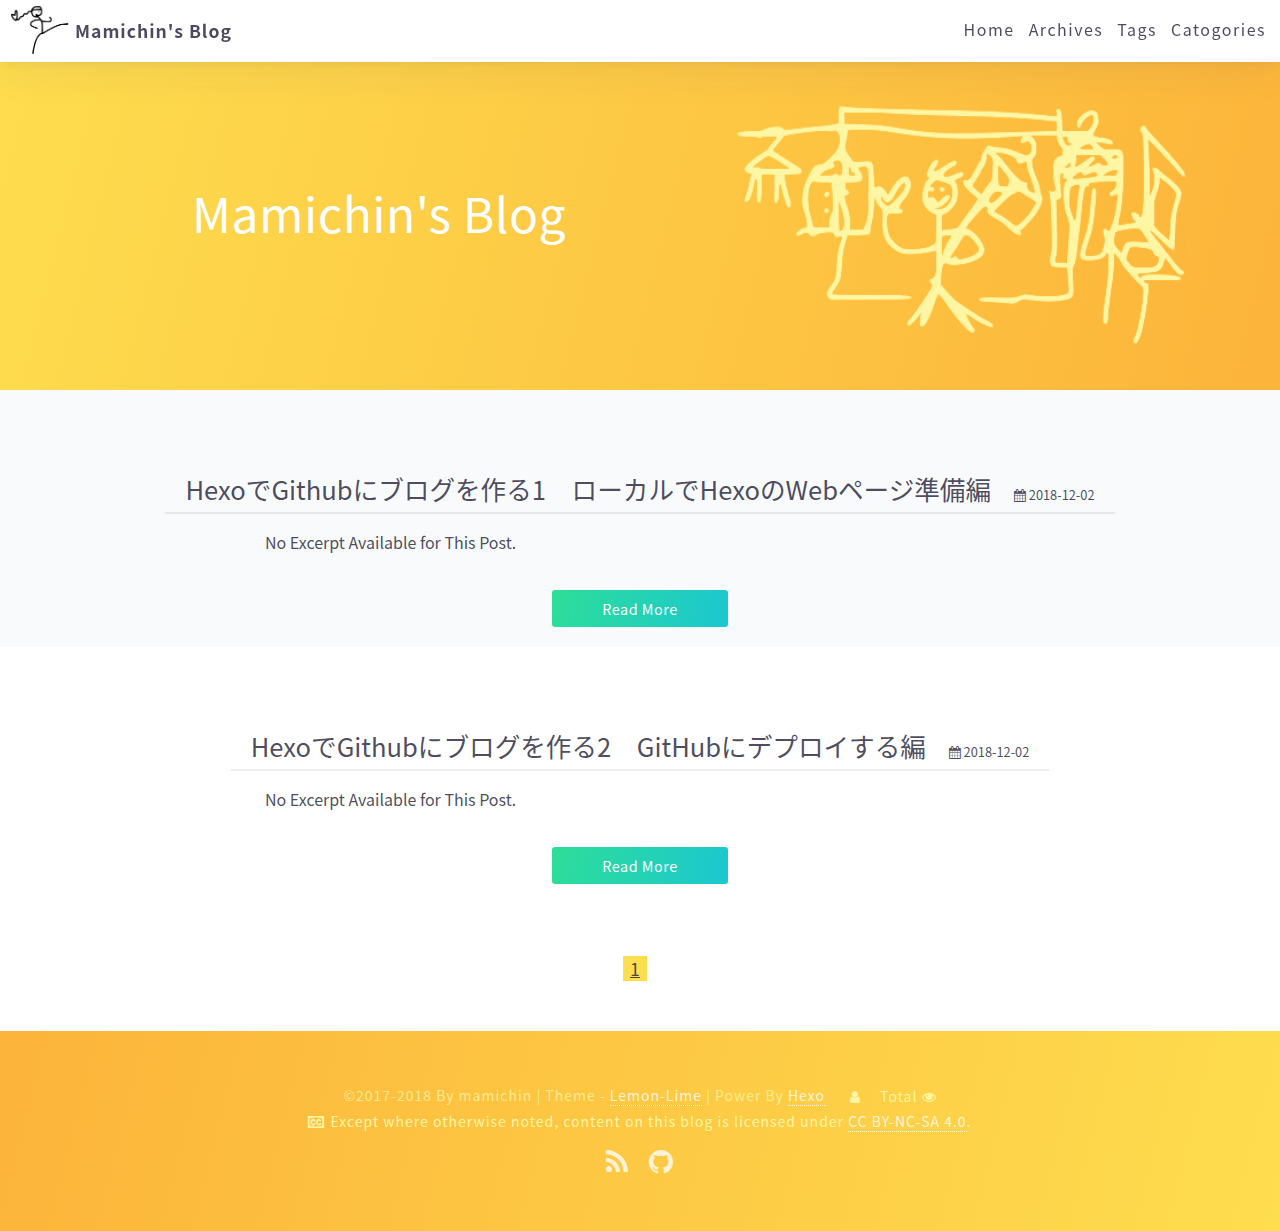
<file: index.html>
<!DOCTYPE html><head><meta name="generator" content="Hexo 3.8.0"><meta charset="utf-8"><meta http-equiv="X-UA-Compatible" content="IE=edge, chrome=1"><meta name="viewport" content="width=device-width, initial-scale=1"><meta name="description" content=""><meta name="author" content="mamichin"><meta name="keywords" content=""><meta name="copyright" content="copyright.liscense_type"><title>Mamichin's Blog</title><!-- HTML5 shim and Respond.js for IE8 support of HTML5 elements and media queries -->
<!--[if lt IE 9]><script src="https://cdn.bootcss.com/html5shiv/3.7.3/html5shiv.min.js"></script><script src="https://cdn.bootcss.com/respond/1.4.2/respond.min.js"></script><![endif]--><link rel="icon" href="/compass/imgs/favicon.ico"><link rel="stylesheet" href="/compass/stylesheets/font-awesome.min.css"><script>var algoliaConfig = {"on":false}</script><link rel="stylesheet" href="/compass/stylesheets/screen.css"></head><body><div id="body-inner-wrapper"><header id="page-header"><nav id="nav"><div id="site-name">Mamichin's Blog</div><i class="fa fa-bars fa-2x" id="nav-icon" aria-hidden="true"></i><div id="nav-expanded"><a class="nav-word-item" href="mamichin.blog/">Home</a><a class="nav-word-item" href="mamichin.blog/archives">Archives</a><a class="nav-word-item" href="mamichin.blog/tags">Tags</a><a class="nav-word-item" href="mamichin.blog/categories">Catogories</a></div><div id="nav-list"><ul><li><a class="nav-list-item" href="mamichin.blog/">Home</a></li><li><a class="nav-list-item" href="mamichin.blog/archives">Archives</a></li><li><a class="nav-list-item" href="mamichin.blog/tags">Tags</a></li><li><a class="nav-list-item" href="mamichin.blog/categories">Catogories</a></li></ul></div></nav><div id="banner-wrapper"><div id="banner-pagetype-dependent-info"><h1 id="post-title">Mamichin's Blog</h1><span id="post-description"></span></div></div><a title="Back to Top"><i class="fa fa-arrow-up" id="to-Top" aria-hidden="true"></i></a></header><article class="each-post"><div class="each-post-meta"><span class="each-post-title"><a href="mamichin.blog/2018/12/02/hexo1/">HexoでGithubにブログを作る1　ローカルでHexoのWebページ準備編</a></span><span class="each-post-date"> <i class="fa fa-calendar" aria-hidden="true"></i> 2018-12-02</span></div><div class="each-post-excerpt">No Excerpt Available for This Post.</div><div><a class="read-more" href="mamichin.blog/2018/12/02/hexo1/">Read More</a></div></article><article class="each-post"><div class="each-post-meta"><span class="each-post-title"><a href="mamichin.blog/2018/12/02/hexo2/">HexoでGithubにブログを作る2　GitHubにデプロイする編</a></span><span class="each-post-date"> <i class="fa fa-calendar" aria-hidden="true"></i> 2018-12-02</span></div><div class="each-post-excerpt">No Excerpt Available for This Post.</div><div><a class="read-more" href="mamichin.blog/2018/12/02/hexo2/">Read More</a></div></article><div id="pagination-wrapper"><div id="pagination"><span class="page-number current">1</span></div></div><footer id="page-footer"><div id="footer-wrapper"><div id="blog-meta">&copy;2017-2018 By mamichin | Theme - <a id="theme-name" href="https://github.com/huan555/lemon-lime"> Lemon-Lime</a> | Power By <a id="theme-powered-by" href="http://hexo.io"> Hexo</a></div><div id="viewed-record"><script async src="//dn-lbstatics.qbox.me/busuanzi/2.3/busuanzi.pure.mini.js"></script><span id="busuanzi_container_site_uv"><i class="fa fa-user" aria-hidden="true"></i> <span id="busuanzi_value_site_uv"></span></span><span id="busuanzi_container_site_pv">Total <i class="fa fa-eye" aria-hidden="true"></i> <span id="busuanzi_value_site_pv"></span></span></div><div id="copyright-wrapper"><i class="fa fa-cc" aria-hidden="true"></i><div id="copyright">Except where otherwise noted, content on this blog is licensed under <a rel="license" href="http://creativecommons.org/licenses/by-nc-sa/4.0/">CC BY-NC-SA 4.0</a>.</div></div><div id="contact-me"><div id="rss"><a href="mamichin.blog/atom.xml" type="application/atom+xml" rel="alternate" target="_blank"><i class="fa fa-rss" aria-hidden="true"></i></a></div><span id="github"><a href="https://github.com/yourUserName"><i class="fa fa-github" aria-hidden="true"></i></a></span></div></div></footer><script src="/compass/js/blog.js"></script></div></body>
</file>
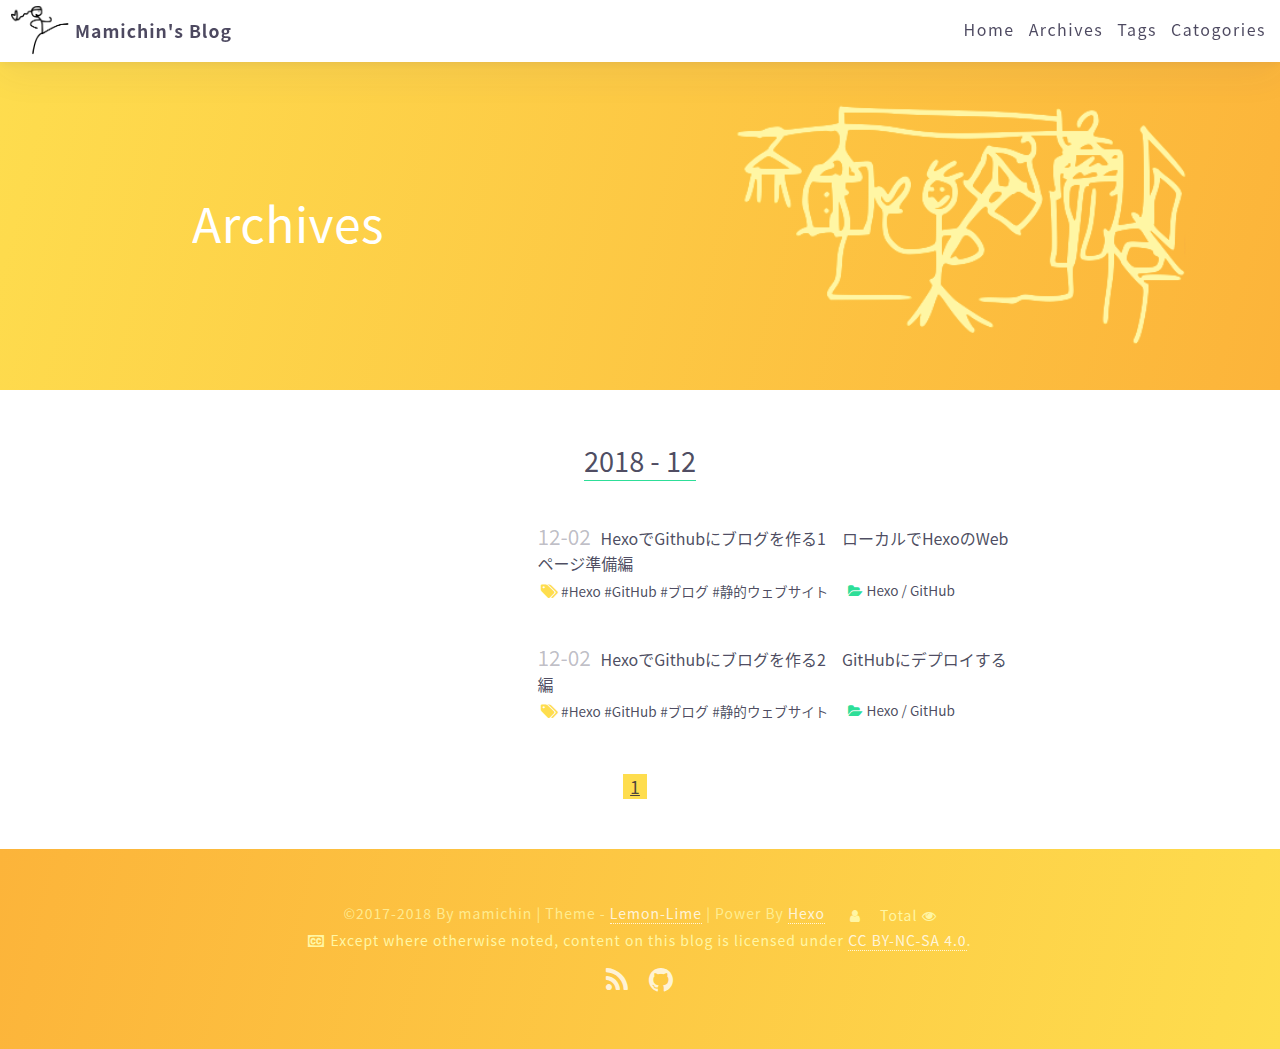
<file: archives/index.html>
<!DOCTYPE html><head><meta name="generator" content="Hexo 3.8.0"><meta charset="utf-8"><meta http-equiv="X-UA-Compatible" content="IE=edge, chrome=1"><meta name="viewport" content="width=device-width, initial-scale=1"><meta name="description" content=""><meta name="author" content="mamichin"><meta name="keywords" content=""><meta name="copyright" content="copyright.liscense_type"><title>Archives</title><!-- HTML5 shim and Respond.js for IE8 support of HTML5 elements and media queries -->
<!--[if lt IE 9]><script src="https://cdn.bootcss.com/html5shiv/3.7.3/html5shiv.min.js"></script><script src="https://cdn.bootcss.com/respond/1.4.2/respond.min.js"></script><![endif]--><link rel="icon" href="/compass/imgs/favicon.ico"><link rel="stylesheet" href="/compass/stylesheets/font-awesome.min.css"><script>var algoliaConfig = {"on":false}</script><link rel="stylesheet" href="/compass/stylesheets/screen.css"></head><body><div id="body-inner-wrapper"><header id="page-header"><nav id="nav"><div id="site-name">Mamichin's Blog</div><i class="fa fa-bars fa-2x" id="nav-icon" aria-hidden="true"></i><div id="nav-expanded"><a class="nav-word-item" href="mamichin.blog/">Home</a><a class="nav-word-item" href="mamichin.blog/archives">Archives</a><a class="nav-word-item" href="mamichin.blog/tags">Tags</a><a class="nav-word-item" href="mamichin.blog/categories">Catogories</a></div><div id="nav-list"><ul><li><a class="nav-list-item" href="mamichin.blog/">Home</a></li><li><a class="nav-list-item" href="mamichin.blog/archives">Archives</a></li><li><a class="nav-list-item" href="mamichin.blog/tags">Tags</a></li><li><a class="nav-list-item" href="mamichin.blog/categories">Catogories</a></li></ul></div></nav><div id="banner-wrapper"><div id="banner-pagetype-dependent-info"><h1 id="post-title">Archives</h1></div></div><a title="Back to Top"><i class="fa fa-arrow-up" id="to-Top" aria-hidden="true"></i></a></header><div class="post-group-item"><h2 class="post-group-title"><a href="mamichin.blog/archives/2018/12">2018 - 12</a></h2><div class="post-group-meta-wrapper"><section class="post-group-item-meta"><span class="post-group-item-date">12-02 </span><a href="mamichin.blog/2018/12/02/hexo1/">HexoでGithubにブログを作る1　ローカルでHexoのWebページ準備編</a><div class="post-group-item-tag-category"><div class="post-group-item-tags"><i class="fa fa-tags"></i> <a class="post-item-tag-link" href="mamichin.blog/tags/Hexo/">#Hexo</a>  <a class="post-item-tag-link" href="mamichin.blog/tags/GitHub/">#GitHub</a>  <a class="post-item-tag-link" href="mamichin.blog/tags/ブログ/">#ブログ</a>  <a class="post-item-tag-link" href="mamichin.blog/tags/静的ウェブサイト/">#静的ウェブサイト</a></div><div class="post-group-item-categories"><i class="fa fa-folder-open"></i>
 <a href="mamichin.blog/categories/Hexo/">Hexo</a> / <a href="mamichin.blog/categories/GitHub/">GitHub</a></div></div></section></div></div><div class="post-group-item"><div class="post-group-meta-wrapper"><section class="post-group-item-meta"><span class="post-group-item-date">12-02 </span><a href="mamichin.blog/2018/12/02/hexo2/">HexoでGithubにブログを作る2　GitHubにデプロイする編</a><div class="post-group-item-tag-category"><div class="post-group-item-tags"><i class="fa fa-tags"></i> <a class="post-item-tag-link" href="mamichin.blog/tags/Hexo/">#Hexo</a>  <a class="post-item-tag-link" href="mamichin.blog/tags/GitHub/">#GitHub</a>  <a class="post-item-tag-link" href="mamichin.blog/tags/ブログ/">#ブログ</a>  <a class="post-item-tag-link" href="mamichin.blog/tags/静的ウェブサイト/">#静的ウェブサイト</a></div><div class="post-group-item-categories"><i class="fa fa-folder-open"></i>
 <a href="mamichin.blog/categories/Hexo/">Hexo</a> / <a href="mamichin.blog/categories/GitHub/">GitHub</a></div></div></section></div></div><div id="pagination-wrapper"><div id="pagination"><span class="page-number current">1</span></div></div><footer id="page-footer"><div id="footer-wrapper"><div id="blog-meta">&copy;2017-2018 By mamichin | Theme - <a id="theme-name" href="https://github.com/huan555/lemon-lime"> Lemon-Lime</a> | Power By <a id="theme-powered-by" href="http://hexo.io"> Hexo</a></div><div id="viewed-record"><script async src="//dn-lbstatics.qbox.me/busuanzi/2.3/busuanzi.pure.mini.js"></script><span id="busuanzi_container_site_uv"><i class="fa fa-user" aria-hidden="true"></i> <span id="busuanzi_value_site_uv"></span></span><span id="busuanzi_container_site_pv">Total <i class="fa fa-eye" aria-hidden="true"></i> <span id="busuanzi_value_site_pv"></span></span></div><div id="copyright-wrapper"><i class="fa fa-cc" aria-hidden="true"></i><div id="copyright">Except where otherwise noted, content on this blog is licensed under <a rel="license" href="http://creativecommons.org/licenses/by-nc-sa/4.0/">CC BY-NC-SA 4.0</a>.</div></div><div id="contact-me"><div id="rss"><a href="mamichin.blog/atom.xml" type="application/atom+xml" rel="alternate" target="_blank"><i class="fa fa-rss" aria-hidden="true"></i></a></div><span id="github"><a href="https://github.com/yourUserName"><i class="fa fa-github" aria-hidden="true"></i></a></span></div></div></footer><script src="/compass/js/blog.js"></script></div></body>
</file>
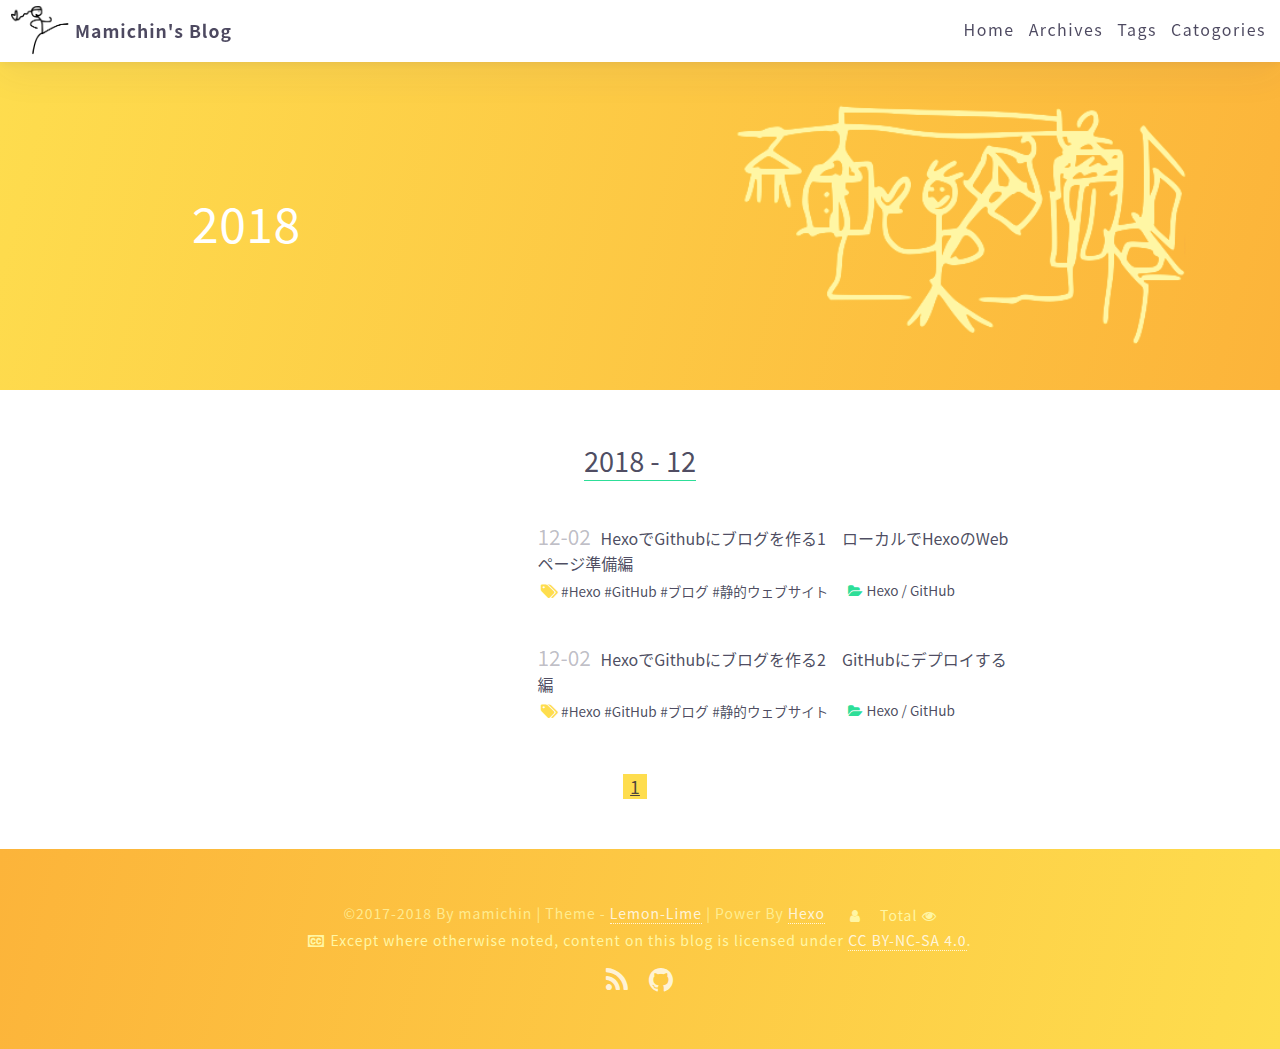
<file: archives/2018/index.html>
<!DOCTYPE html><head><meta name="generator" content="Hexo 3.8.0"><meta charset="utf-8"><meta http-equiv="X-UA-Compatible" content="IE=edge, chrome=1"><meta name="viewport" content="width=device-width, initial-scale=1"><meta name="description" content=""><meta name="author" content="mamichin"><meta name="keywords" content=""><meta name="copyright" content="copyright.liscense_type"><title>Archives</title><!-- HTML5 shim and Respond.js for IE8 support of HTML5 elements and media queries -->
<!--[if lt IE 9]><script src="https://cdn.bootcss.com/html5shiv/3.7.3/html5shiv.min.js"></script><script src="https://cdn.bootcss.com/respond/1.4.2/respond.min.js"></script><![endif]--><link rel="icon" href="/compass/imgs/favicon.ico"><link rel="stylesheet" href="/compass/stylesheets/font-awesome.min.css"><script>var algoliaConfig = {"on":false}</script><link rel="stylesheet" href="/compass/stylesheets/screen.css"></head><body><div id="body-inner-wrapper"><header id="page-header"><nav id="nav"><div id="site-name">Mamichin's Blog</div><i class="fa fa-bars fa-2x" id="nav-icon" aria-hidden="true"></i><div id="nav-expanded"><a class="nav-word-item" href="mamichin.blog/">Home</a><a class="nav-word-item" href="mamichin.blog/archives">Archives</a><a class="nav-word-item" href="mamichin.blog/tags">Tags</a><a class="nav-word-item" href="mamichin.blog/categories">Catogories</a></div><div id="nav-list"><ul><li><a class="nav-list-item" href="mamichin.blog/">Home</a></li><li><a class="nav-list-item" href="mamichin.blog/archives">Archives</a></li><li><a class="nav-list-item" href="mamichin.blog/tags">Tags</a></li><li><a class="nav-list-item" href="mamichin.blog/categories">Catogories</a></li></ul></div></nav><div id="banner-wrapper"><div id="banner-pagetype-dependent-info"><h1 id="post-title">2018</h1></div></div><a title="Back to Top"><i class="fa fa-arrow-up" id="to-Top" aria-hidden="true"></i></a></header><div class="post-group-item"><h2 class="post-group-title"><a href="mamichin.blog/archives/2018/12">2018 - 12</a></h2><div class="post-group-meta-wrapper"><section class="post-group-item-meta"><span class="post-group-item-date">12-02 </span><a href="mamichin.blog/2018/12/02/hexo1/">HexoでGithubにブログを作る1　ローカルでHexoのWebページ準備編</a><div class="post-group-item-tag-category"><div class="post-group-item-tags"><i class="fa fa-tags"></i> <a class="post-item-tag-link" href="mamichin.blog/tags/Hexo/">#Hexo</a>  <a class="post-item-tag-link" href="mamichin.blog/tags/GitHub/">#GitHub</a>  <a class="post-item-tag-link" href="mamichin.blog/tags/ブログ/">#ブログ</a>  <a class="post-item-tag-link" href="mamichin.blog/tags/静的ウェブサイト/">#静的ウェブサイト</a></div><div class="post-group-item-categories"><i class="fa fa-folder-open"></i>
 <a href="mamichin.blog/categories/Hexo/">Hexo</a> / <a href="mamichin.blog/categories/GitHub/">GitHub</a></div></div></section></div></div><div class="post-group-item"><div class="post-group-meta-wrapper"><section class="post-group-item-meta"><span class="post-group-item-date">12-02 </span><a href="mamichin.blog/2018/12/02/hexo2/">HexoでGithubにブログを作る2　GitHubにデプロイする編</a><div class="post-group-item-tag-category"><div class="post-group-item-tags"><i class="fa fa-tags"></i> <a class="post-item-tag-link" href="mamichin.blog/tags/Hexo/">#Hexo</a>  <a class="post-item-tag-link" href="mamichin.blog/tags/GitHub/">#GitHub</a>  <a class="post-item-tag-link" href="mamichin.blog/tags/ブログ/">#ブログ</a>  <a class="post-item-tag-link" href="mamichin.blog/tags/静的ウェブサイト/">#静的ウェブサイト</a></div><div class="post-group-item-categories"><i class="fa fa-folder-open"></i>
 <a href="mamichin.blog/categories/Hexo/">Hexo</a> / <a href="mamichin.blog/categories/GitHub/">GitHub</a></div></div></section></div></div><div id="pagination-wrapper"><div id="pagination"><span class="page-number current">1</span></div></div><footer id="page-footer"><div id="footer-wrapper"><div id="blog-meta">&copy;2017-2018 By mamichin | Theme - <a id="theme-name" href="https://github.com/huan555/lemon-lime"> Lemon-Lime</a> | Power By <a id="theme-powered-by" href="http://hexo.io"> Hexo</a></div><div id="viewed-record"><script async src="//dn-lbstatics.qbox.me/busuanzi/2.3/busuanzi.pure.mini.js"></script><span id="busuanzi_container_site_uv"><i class="fa fa-user" aria-hidden="true"></i> <span id="busuanzi_value_site_uv"></span></span><span id="busuanzi_container_site_pv">Total <i class="fa fa-eye" aria-hidden="true"></i> <span id="busuanzi_value_site_pv"></span></span></div><div id="copyright-wrapper"><i class="fa fa-cc" aria-hidden="true"></i><div id="copyright">Except where otherwise noted, content on this blog is licensed under <a rel="license" href="http://creativecommons.org/licenses/by-nc-sa/4.0/">CC BY-NC-SA 4.0</a>.</div></div><div id="contact-me"><div id="rss"><a href="mamichin.blog/atom.xml" type="application/atom+xml" rel="alternate" target="_blank"><i class="fa fa-rss" aria-hidden="true"></i></a></div><span id="github"><a href="https://github.com/yourUserName"><i class="fa fa-github" aria-hidden="true"></i></a></span></div></div></footer><script src="/compass/js/blog.js"></script></div></body>
</file>
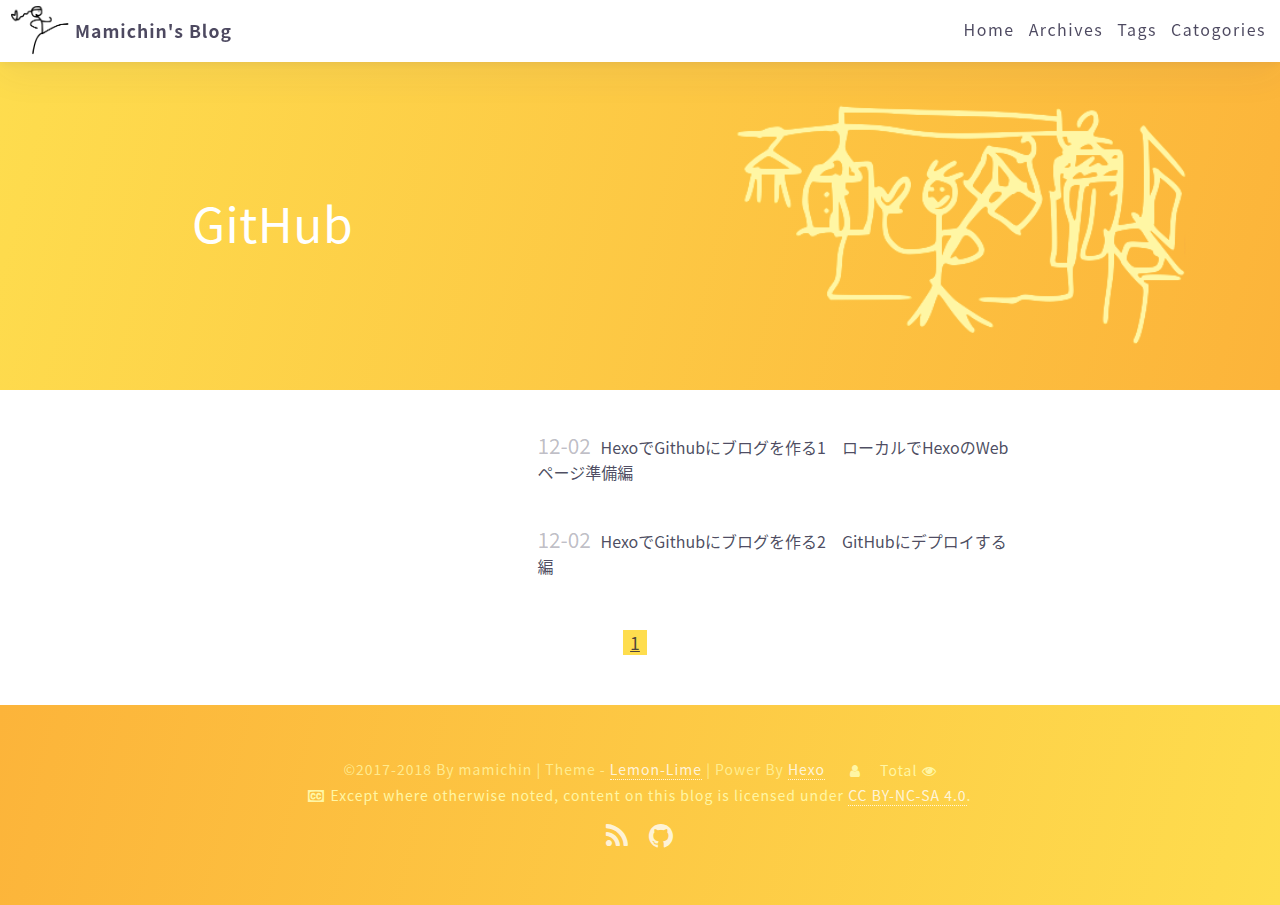
<file: categories/GitHub/index.html>
<!DOCTYPE html><head><meta name="generator" content="Hexo 3.8.0"><meta charset="utf-8"><meta http-equiv="X-UA-Compatible" content="IE=edge, chrome=1"><meta name="viewport" content="width=device-width, initial-scale=1"><meta name="description" content=""><meta name="author" content="mamichin"><meta name="keywords" content=""><meta name="copyright" content="copyright.liscense_type"><title>Categories</title><!-- HTML5 shim and Respond.js for IE8 support of HTML5 elements and media queries -->
<!--[if lt IE 9]><script src="https://cdn.bootcss.com/html5shiv/3.7.3/html5shiv.min.js"></script><script src="https://cdn.bootcss.com/respond/1.4.2/respond.min.js"></script><![endif]--><link rel="icon" href="/compass/imgs/favicon.ico"><link rel="stylesheet" href="/compass/stylesheets/font-awesome.min.css"><script>var algoliaConfig = {"on":false}</script><link rel="stylesheet" href="/compass/stylesheets/screen.css"></head><body><div id="body-inner-wrapper"><header id="page-header"><nav id="nav"><div id="site-name">Mamichin's Blog</div><i class="fa fa-bars fa-2x" id="nav-icon" aria-hidden="true"></i><div id="nav-expanded"><a class="nav-word-item" href="mamichin.blog/">Home</a><a class="nav-word-item" href="mamichin.blog/archives">Archives</a><a class="nav-word-item" href="mamichin.blog/tags">Tags</a><a class="nav-word-item" href="mamichin.blog/categories">Catogories</a></div><div id="nav-list"><ul><li><a class="nav-list-item" href="mamichin.blog/">Home</a></li><li><a class="nav-list-item" href="mamichin.blog/archives">Archives</a></li><li><a class="nav-list-item" href="mamichin.blog/tags">Tags</a></li><li><a class="nav-list-item" href="mamichin.blog/categories">Catogories</a></li></ul></div></nav><div id="banner-wrapper"><div id="banner-pagetype-dependent-info"><h1 id="post-title">GitHub</h1></div></div><a title="Back to Top"><i class="fa fa-arrow-up" id="to-Top" aria-hidden="true"></i></a></header><div class="post-group-item"><div class="post-group-meta-wrapper"><section class="post-group-item-meta"><span class="post-group-item-date">12-02 </span><a href="mamichin.blog/2018/12/02/hexo1/">HexoでGithubにブログを作る1　ローカルでHexoのWebページ準備編</a><div class="post-group-item-tag-category"></div></section></div></div><div class="post-group-item"><div class="post-group-meta-wrapper"><section class="post-group-item-meta"><span class="post-group-item-date">12-02 </span><a href="mamichin.blog/2018/12/02/hexo2/">HexoでGithubにブログを作る2　GitHubにデプロイする編</a><div class="post-group-item-tag-category"></div></section></div></div><div id="pagination-wrapper"><div id="pagination"><span class="page-number current">1</span></div></div><footer id="page-footer"><div id="footer-wrapper"><div id="blog-meta">&copy;2017-2018 By mamichin | Theme - <a id="theme-name" href="https://github.com/huan555/lemon-lime"> Lemon-Lime</a> | Power By <a id="theme-powered-by" href="http://hexo.io"> Hexo</a></div><div id="viewed-record"><script async src="//dn-lbstatics.qbox.me/busuanzi/2.3/busuanzi.pure.mini.js"></script><span id="busuanzi_container_site_uv"><i class="fa fa-user" aria-hidden="true"></i> <span id="busuanzi_value_site_uv"></span></span><span id="busuanzi_container_site_pv">Total <i class="fa fa-eye" aria-hidden="true"></i> <span id="busuanzi_value_site_pv"></span></span></div><div id="copyright-wrapper"><i class="fa fa-cc" aria-hidden="true"></i><div id="copyright">Except where otherwise noted, content on this blog is licensed under <a rel="license" href="http://creativecommons.org/licenses/by-nc-sa/4.0/">CC BY-NC-SA 4.0</a>.</div></div><div id="contact-me"><div id="rss"><a href="mamichin.blog/atom.xml" type="application/atom+xml" rel="alternate" target="_blank"><i class="fa fa-rss" aria-hidden="true"></i></a></div><span id="github"><a href="https://github.com/yourUserName"><i class="fa fa-github" aria-hidden="true"></i></a></span></div></div></footer><script src="/compass/js/blog.js"></script></div></body>
</file>
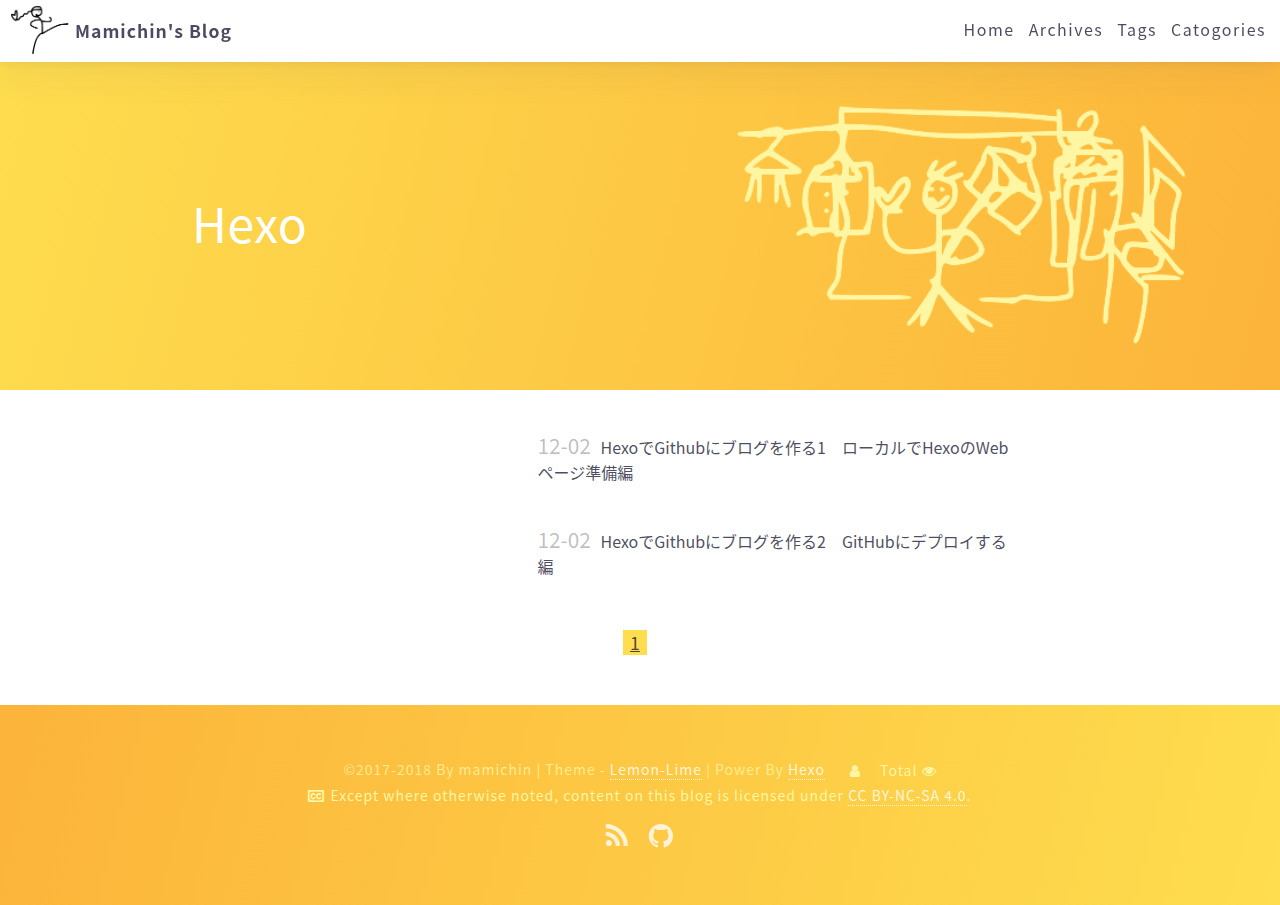
<file: categories/Hexo/index.html>
<!DOCTYPE html><head><meta name="generator" content="Hexo 3.8.0"><meta charset="utf-8"><meta http-equiv="X-UA-Compatible" content="IE=edge, chrome=1"><meta name="viewport" content="width=device-width, initial-scale=1"><meta name="description" content=""><meta name="author" content="mamichin"><meta name="keywords" content=""><meta name="copyright" content="copyright.liscense_type"><title>Categories</title><!-- HTML5 shim and Respond.js for IE8 support of HTML5 elements and media queries -->
<!--[if lt IE 9]><script src="https://cdn.bootcss.com/html5shiv/3.7.3/html5shiv.min.js"></script><script src="https://cdn.bootcss.com/respond/1.4.2/respond.min.js"></script><![endif]--><link rel="icon" href="/compass/imgs/favicon.ico"><link rel="stylesheet" href="/compass/stylesheets/font-awesome.min.css"><script>var algoliaConfig = {"on":false}</script><link rel="stylesheet" href="/compass/stylesheets/screen.css"></head><body><div id="body-inner-wrapper"><header id="page-header"><nav id="nav"><div id="site-name">Mamichin's Blog</div><i class="fa fa-bars fa-2x" id="nav-icon" aria-hidden="true"></i><div id="nav-expanded"><a class="nav-word-item" href="mamichin.blog/">Home</a><a class="nav-word-item" href="mamichin.blog/archives">Archives</a><a class="nav-word-item" href="mamichin.blog/tags">Tags</a><a class="nav-word-item" href="mamichin.blog/categories">Catogories</a></div><div id="nav-list"><ul><li><a class="nav-list-item" href="mamichin.blog/">Home</a></li><li><a class="nav-list-item" href="mamichin.blog/archives">Archives</a></li><li><a class="nav-list-item" href="mamichin.blog/tags">Tags</a></li><li><a class="nav-list-item" href="mamichin.blog/categories">Catogories</a></li></ul></div></nav><div id="banner-wrapper"><div id="banner-pagetype-dependent-info"><h1 id="post-title">Hexo</h1></div></div><a title="Back to Top"><i class="fa fa-arrow-up" id="to-Top" aria-hidden="true"></i></a></header><div class="post-group-item"><div class="post-group-meta-wrapper"><section class="post-group-item-meta"><span class="post-group-item-date">12-02 </span><a href="mamichin.blog/2018/12/02/hexo1/">HexoでGithubにブログを作る1　ローカルでHexoのWebページ準備編</a><div class="post-group-item-tag-category"></div></section></div></div><div class="post-group-item"><div class="post-group-meta-wrapper"><section class="post-group-item-meta"><span class="post-group-item-date">12-02 </span><a href="mamichin.blog/2018/12/02/hexo2/">HexoでGithubにブログを作る2　GitHubにデプロイする編</a><div class="post-group-item-tag-category"></div></section></div></div><div id="pagination-wrapper"><div id="pagination"><span class="page-number current">1</span></div></div><footer id="page-footer"><div id="footer-wrapper"><div id="blog-meta">&copy;2017-2018 By mamichin | Theme - <a id="theme-name" href="https://github.com/huan555/lemon-lime"> Lemon-Lime</a> | Power By <a id="theme-powered-by" href="http://hexo.io"> Hexo</a></div><div id="viewed-record"><script async src="//dn-lbstatics.qbox.me/busuanzi/2.3/busuanzi.pure.mini.js"></script><span id="busuanzi_container_site_uv"><i class="fa fa-user" aria-hidden="true"></i> <span id="busuanzi_value_site_uv"></span></span><span id="busuanzi_container_site_pv">Total <i class="fa fa-eye" aria-hidden="true"></i> <span id="busuanzi_value_site_pv"></span></span></div><div id="copyright-wrapper"><i class="fa fa-cc" aria-hidden="true"></i><div id="copyright">Except where otherwise noted, content on this blog is licensed under <a rel="license" href="http://creativecommons.org/licenses/by-nc-sa/4.0/">CC BY-NC-SA 4.0</a>.</div></div><div id="contact-me"><div id="rss"><a href="mamichin.blog/atom.xml" type="application/atom+xml" rel="alternate" target="_blank"><i class="fa fa-rss" aria-hidden="true"></i></a></div><span id="github"><a href="https://github.com/yourUserName"><i class="fa fa-github" aria-hidden="true"></i></a></span></div></div></footer><script src="/compass/js/blog.js"></script></div></body>
</file>
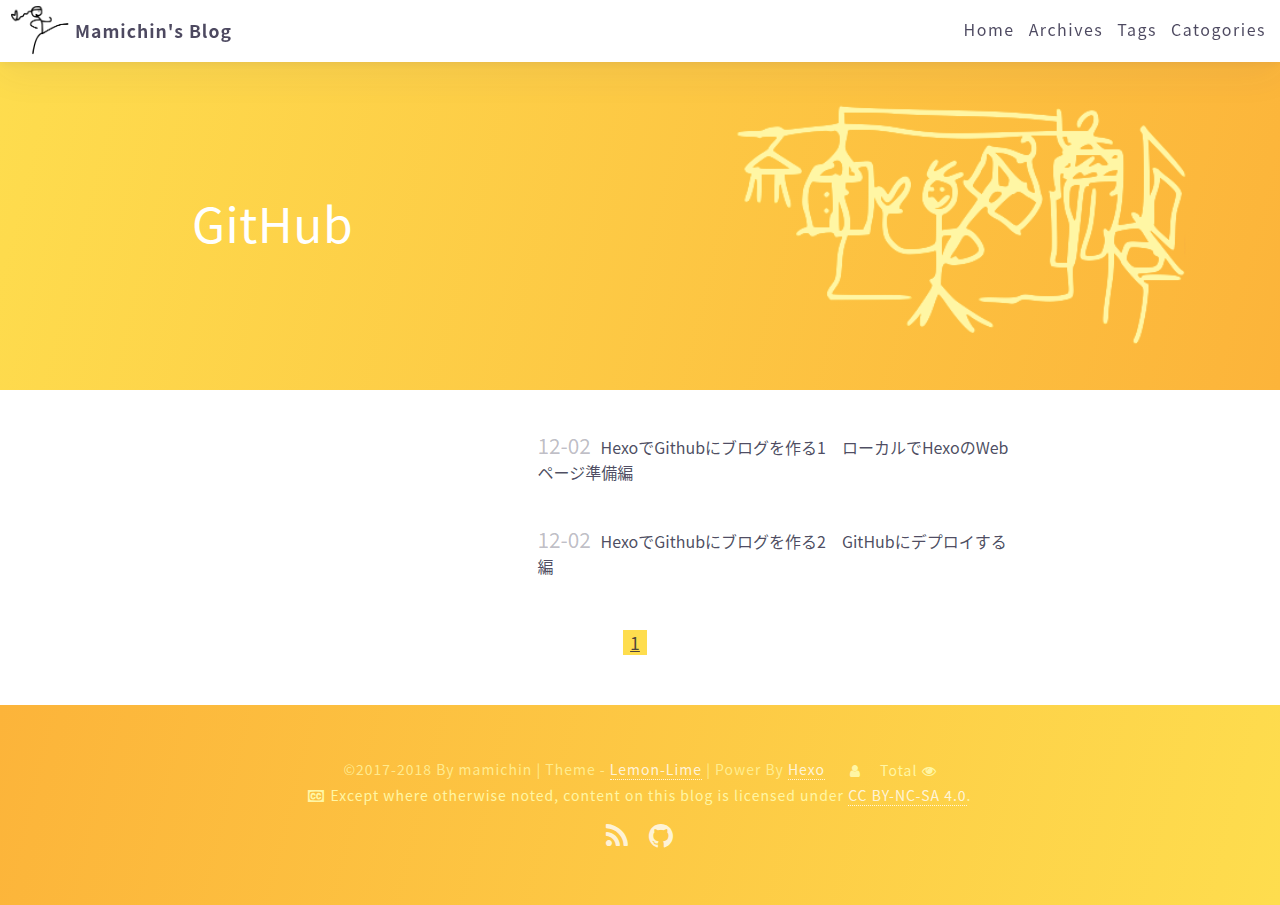
<file: tags/GitHub/index.html>
<!DOCTYPE html><head><meta name="generator" content="Hexo 3.8.0"><meta charset="utf-8"><meta http-equiv="X-UA-Compatible" content="IE=edge, chrome=1"><meta name="viewport" content="width=device-width, initial-scale=1"><meta name="description" content=""><meta name="author" content="mamichin"><meta name="keywords" content=""><meta name="copyright" content="copyright.liscense_type"><title>Tags</title><!-- HTML5 shim and Respond.js for IE8 support of HTML5 elements and media queries -->
<!--[if lt IE 9]><script src="https://cdn.bootcss.com/html5shiv/3.7.3/html5shiv.min.js"></script><script src="https://cdn.bootcss.com/respond/1.4.2/respond.min.js"></script><![endif]--><link rel="icon" href="/compass/imgs/favicon.ico"><link rel="stylesheet" href="/compass/stylesheets/font-awesome.min.css"><script>var algoliaConfig = {"on":false}</script><link rel="stylesheet" href="/compass/stylesheets/screen.css"></head><body><div id="body-inner-wrapper"><header id="page-header"><nav id="nav"><div id="site-name">Mamichin's Blog</div><i class="fa fa-bars fa-2x" id="nav-icon" aria-hidden="true"></i><div id="nav-expanded"><a class="nav-word-item" href="mamichin.blog/">Home</a><a class="nav-word-item" href="mamichin.blog/archives">Archives</a><a class="nav-word-item" href="mamichin.blog/tags">Tags</a><a class="nav-word-item" href="mamichin.blog/categories">Catogories</a></div><div id="nav-list"><ul><li><a class="nav-list-item" href="mamichin.blog/">Home</a></li><li><a class="nav-list-item" href="mamichin.blog/archives">Archives</a></li><li><a class="nav-list-item" href="mamichin.blog/tags">Tags</a></li><li><a class="nav-list-item" href="mamichin.blog/categories">Catogories</a></li></ul></div></nav><div id="banner-wrapper"><div id="banner-pagetype-dependent-info"><h1 id="post-title">GitHub</h1></div></div><a title="Back to Top"><i class="fa fa-arrow-up" id="to-Top" aria-hidden="true"></i></a></header><div class="post-group-item"><div class="post-group-meta-wrapper"><section class="post-group-item-meta"><span class="post-group-item-date">12-02 </span><a href="mamichin.blog/2018/12/02/hexo1/">HexoでGithubにブログを作る1　ローカルでHexoのWebページ準備編</a><div class="post-group-item-tag-category"></div></section></div></div><div class="post-group-item"><div class="post-group-meta-wrapper"><section class="post-group-item-meta"><span class="post-group-item-date">12-02 </span><a href="mamichin.blog/2018/12/02/hexo2/">HexoでGithubにブログを作る2　GitHubにデプロイする編</a><div class="post-group-item-tag-category"></div></section></div></div><div id="pagination-wrapper"><div id="pagination"><span class="page-number current">1</span></div></div><footer id="page-footer"><div id="footer-wrapper"><div id="blog-meta">&copy;2017-2018 By mamichin | Theme - <a id="theme-name" href="https://github.com/huan555/lemon-lime"> Lemon-Lime</a> | Power By <a id="theme-powered-by" href="http://hexo.io"> Hexo</a></div><div id="viewed-record"><script async src="//dn-lbstatics.qbox.me/busuanzi/2.3/busuanzi.pure.mini.js"></script><span id="busuanzi_container_site_uv"><i class="fa fa-user" aria-hidden="true"></i> <span id="busuanzi_value_site_uv"></span></span><span id="busuanzi_container_site_pv">Total <i class="fa fa-eye" aria-hidden="true"></i> <span id="busuanzi_value_site_pv"></span></span></div><div id="copyright-wrapper"><i class="fa fa-cc" aria-hidden="true"></i><div id="copyright">Except where otherwise noted, content on this blog is licensed under <a rel="license" href="http://creativecommons.org/licenses/by-nc-sa/4.0/">CC BY-NC-SA 4.0</a>.</div></div><div id="contact-me"><div id="rss"><a href="mamichin.blog/atom.xml" type="application/atom+xml" rel="alternate" target="_blank"><i class="fa fa-rss" aria-hidden="true"></i></a></div><span id="github"><a href="https://github.com/yourUserName"><i class="fa fa-github" aria-hidden="true"></i></a></span></div></div></footer><script src="/compass/js/blog.js"></script></div></body>
</file>
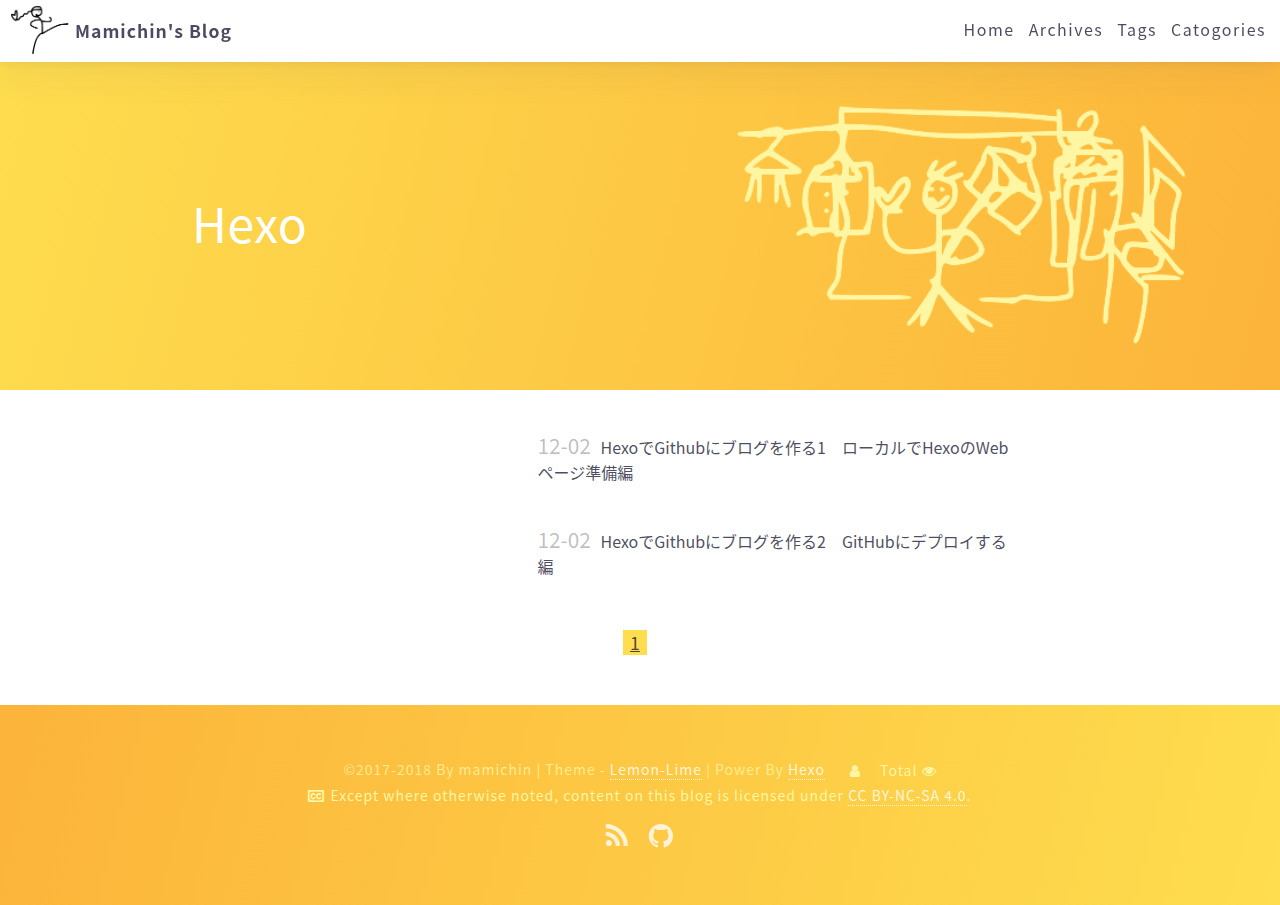
<file: tags/Hexo/index.html>
<!DOCTYPE html><head><meta name="generator" content="Hexo 3.8.0"><meta charset="utf-8"><meta http-equiv="X-UA-Compatible" content="IE=edge, chrome=1"><meta name="viewport" content="width=device-width, initial-scale=1"><meta name="description" content=""><meta name="author" content="mamichin"><meta name="keywords" content=""><meta name="copyright" content="copyright.liscense_type"><title>Tags</title><!-- HTML5 shim and Respond.js for IE8 support of HTML5 elements and media queries -->
<!--[if lt IE 9]><script src="https://cdn.bootcss.com/html5shiv/3.7.3/html5shiv.min.js"></script><script src="https://cdn.bootcss.com/respond/1.4.2/respond.min.js"></script><![endif]--><link rel="icon" href="/compass/imgs/favicon.ico"><link rel="stylesheet" href="/compass/stylesheets/font-awesome.min.css"><script>var algoliaConfig = {"on":false}</script><link rel="stylesheet" href="/compass/stylesheets/screen.css"></head><body><div id="body-inner-wrapper"><header id="page-header"><nav id="nav"><div id="site-name">Mamichin's Blog</div><i class="fa fa-bars fa-2x" id="nav-icon" aria-hidden="true"></i><div id="nav-expanded"><a class="nav-word-item" href="mamichin.blog/">Home</a><a class="nav-word-item" href="mamichin.blog/archives">Archives</a><a class="nav-word-item" href="mamichin.blog/tags">Tags</a><a class="nav-word-item" href="mamichin.blog/categories">Catogories</a></div><div id="nav-list"><ul><li><a class="nav-list-item" href="mamichin.blog/">Home</a></li><li><a class="nav-list-item" href="mamichin.blog/archives">Archives</a></li><li><a class="nav-list-item" href="mamichin.blog/tags">Tags</a></li><li><a class="nav-list-item" href="mamichin.blog/categories">Catogories</a></li></ul></div></nav><div id="banner-wrapper"><div id="banner-pagetype-dependent-info"><h1 id="post-title">Hexo</h1></div></div><a title="Back to Top"><i class="fa fa-arrow-up" id="to-Top" aria-hidden="true"></i></a></header><div class="post-group-item"><div class="post-group-meta-wrapper"><section class="post-group-item-meta"><span class="post-group-item-date">12-02 </span><a href="mamichin.blog/2018/12/02/hexo1/">HexoでGithubにブログを作る1　ローカルでHexoのWebページ準備編</a><div class="post-group-item-tag-category"></div></section></div></div><div class="post-group-item"><div class="post-group-meta-wrapper"><section class="post-group-item-meta"><span class="post-group-item-date">12-02 </span><a href="mamichin.blog/2018/12/02/hexo2/">HexoでGithubにブログを作る2　GitHubにデプロイする編</a><div class="post-group-item-tag-category"></div></section></div></div><div id="pagination-wrapper"><div id="pagination"><span class="page-number current">1</span></div></div><footer id="page-footer"><div id="footer-wrapper"><div id="blog-meta">&copy;2017-2018 By mamichin | Theme - <a id="theme-name" href="https://github.com/huan555/lemon-lime"> Lemon-Lime</a> | Power By <a id="theme-powered-by" href="http://hexo.io"> Hexo</a></div><div id="viewed-record"><script async src="//dn-lbstatics.qbox.me/busuanzi/2.3/busuanzi.pure.mini.js"></script><span id="busuanzi_container_site_uv"><i class="fa fa-user" aria-hidden="true"></i> <span id="busuanzi_value_site_uv"></span></span><span id="busuanzi_container_site_pv">Total <i class="fa fa-eye" aria-hidden="true"></i> <span id="busuanzi_value_site_pv"></span></span></div><div id="copyright-wrapper"><i class="fa fa-cc" aria-hidden="true"></i><div id="copyright">Except where otherwise noted, content on this blog is licensed under <a rel="license" href="http://creativecommons.org/licenses/by-nc-sa/4.0/">CC BY-NC-SA 4.0</a>.</div></div><div id="contact-me"><div id="rss"><a href="mamichin.blog/atom.xml" type="application/atom+xml" rel="alternate" target="_blank"><i class="fa fa-rss" aria-hidden="true"></i></a></div><span id="github"><a href="https://github.com/yourUserName"><i class="fa fa-github" aria-hidden="true"></i></a></span></div></div></footer><script src="/compass/js/blog.js"></script></div></body>
</file>
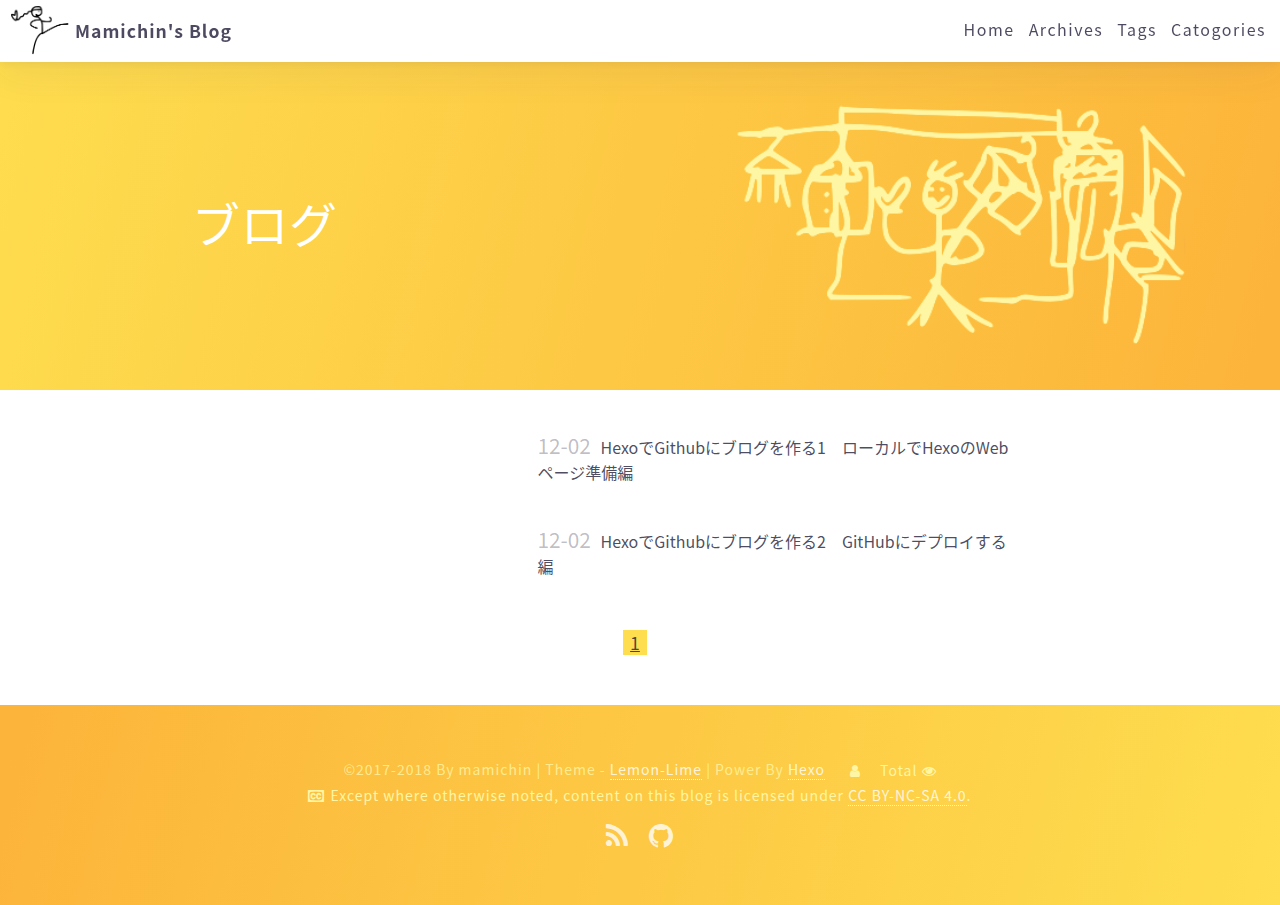
<file: tags/ブログ/index.html>
<!DOCTYPE html><head><meta name="generator" content="Hexo 3.8.0"><meta charset="utf-8"><meta http-equiv="X-UA-Compatible" content="IE=edge, chrome=1"><meta name="viewport" content="width=device-width, initial-scale=1"><meta name="description" content=""><meta name="author" content="mamichin"><meta name="keywords" content=""><meta name="copyright" content="copyright.liscense_type"><title>Tags</title><!-- HTML5 shim and Respond.js for IE8 support of HTML5 elements and media queries -->
<!--[if lt IE 9]><script src="https://cdn.bootcss.com/html5shiv/3.7.3/html5shiv.min.js"></script><script src="https://cdn.bootcss.com/respond/1.4.2/respond.min.js"></script><![endif]--><link rel="icon" href="/compass/imgs/favicon.ico"><link rel="stylesheet" href="/compass/stylesheets/font-awesome.min.css"><script>var algoliaConfig = {"on":false}</script><link rel="stylesheet" href="/compass/stylesheets/screen.css"></head><body><div id="body-inner-wrapper"><header id="page-header"><nav id="nav"><div id="site-name">Mamichin's Blog</div><i class="fa fa-bars fa-2x" id="nav-icon" aria-hidden="true"></i><div id="nav-expanded"><a class="nav-word-item" href="mamichin.blog/">Home</a><a class="nav-word-item" href="mamichin.blog/archives">Archives</a><a class="nav-word-item" href="mamichin.blog/tags">Tags</a><a class="nav-word-item" href="mamichin.blog/categories">Catogories</a></div><div id="nav-list"><ul><li><a class="nav-list-item" href="mamichin.blog/">Home</a></li><li><a class="nav-list-item" href="mamichin.blog/archives">Archives</a></li><li><a class="nav-list-item" href="mamichin.blog/tags">Tags</a></li><li><a class="nav-list-item" href="mamichin.blog/categories">Catogories</a></li></ul></div></nav><div id="banner-wrapper"><div id="banner-pagetype-dependent-info"><h1 id="post-title">ブログ</h1></div></div><a title="Back to Top"><i class="fa fa-arrow-up" id="to-Top" aria-hidden="true"></i></a></header><div class="post-group-item"><div class="post-group-meta-wrapper"><section class="post-group-item-meta"><span class="post-group-item-date">12-02 </span><a href="mamichin.blog/2018/12/02/hexo1/">HexoでGithubにブログを作る1　ローカルでHexoのWebページ準備編</a><div class="post-group-item-tag-category"></div></section></div></div><div class="post-group-item"><div class="post-group-meta-wrapper"><section class="post-group-item-meta"><span class="post-group-item-date">12-02 </span><a href="mamichin.blog/2018/12/02/hexo2/">HexoでGithubにブログを作る2　GitHubにデプロイする編</a><div class="post-group-item-tag-category"></div></section></div></div><div id="pagination-wrapper"><div id="pagination"><span class="page-number current">1</span></div></div><footer id="page-footer"><div id="footer-wrapper"><div id="blog-meta">&copy;2017-2018 By mamichin | Theme - <a id="theme-name" href="https://github.com/huan555/lemon-lime"> Lemon-Lime</a> | Power By <a id="theme-powered-by" href="http://hexo.io"> Hexo</a></div><div id="viewed-record"><script async src="//dn-lbstatics.qbox.me/busuanzi/2.3/busuanzi.pure.mini.js"></script><span id="busuanzi_container_site_uv"><i class="fa fa-user" aria-hidden="true"></i> <span id="busuanzi_value_site_uv"></span></span><span id="busuanzi_container_site_pv">Total <i class="fa fa-eye" aria-hidden="true"></i> <span id="busuanzi_value_site_pv"></span></span></div><div id="copyright-wrapper"><i class="fa fa-cc" aria-hidden="true"></i><div id="copyright">Except where otherwise noted, content on this blog is licensed under <a rel="license" href="http://creativecommons.org/licenses/by-nc-sa/4.0/">CC BY-NC-SA 4.0</a>.</div></div><div id="contact-me"><div id="rss"><a href="mamichin.blog/atom.xml" type="application/atom+xml" rel="alternate" target="_blank"><i class="fa fa-rss" aria-hidden="true"></i></a></div><span id="github"><a href="https://github.com/yourUserName"><i class="fa fa-github" aria-hidden="true"></i></a></span></div></div></footer><script src="/compass/js/blog.js"></script></div></body>
</file>
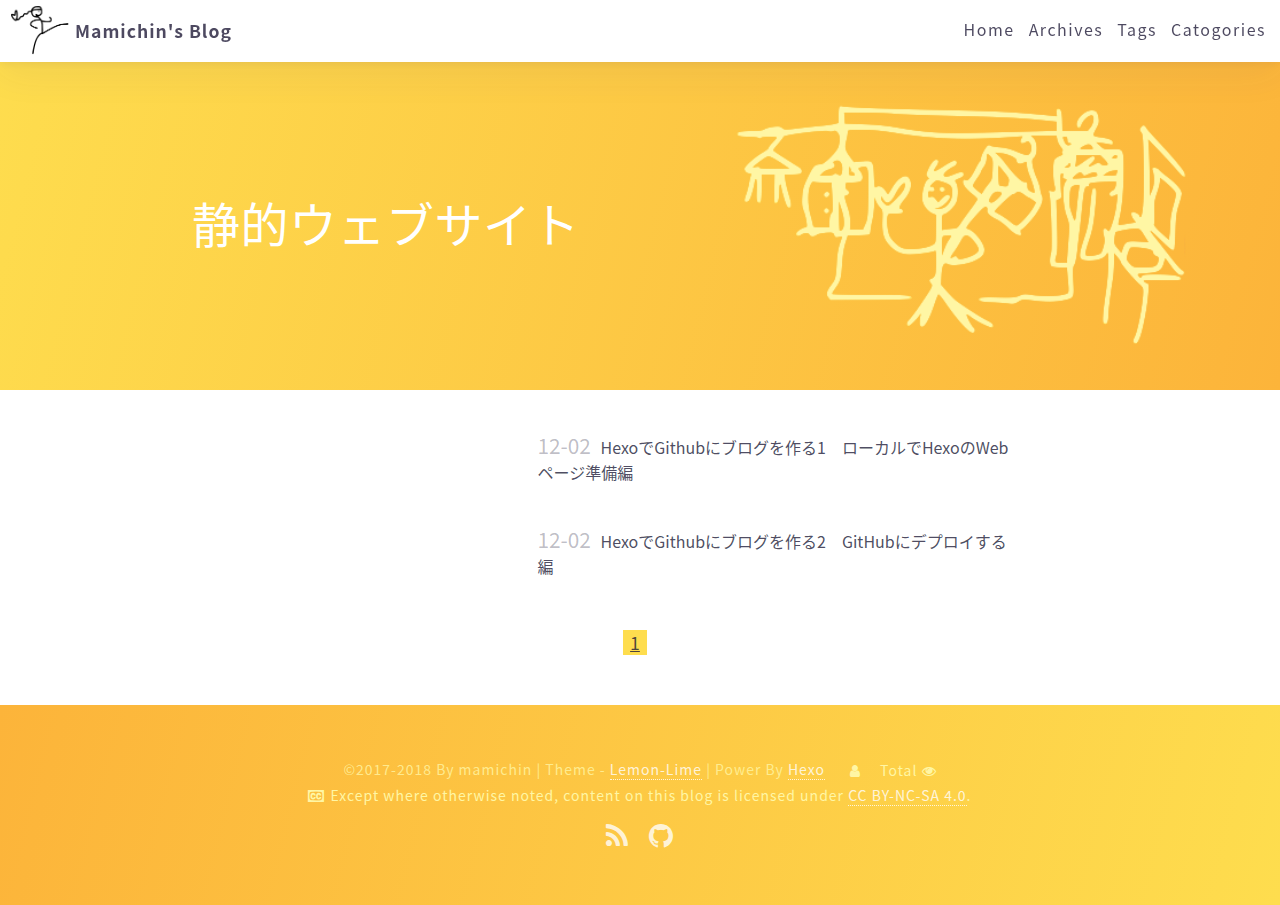
<file: tags/静的ウェブサイト/index.html>
<!DOCTYPE html><head><meta name="generator" content="Hexo 3.8.0"><meta charset="utf-8"><meta http-equiv="X-UA-Compatible" content="IE=edge, chrome=1"><meta name="viewport" content="width=device-width, initial-scale=1"><meta name="description" content=""><meta name="author" content="mamichin"><meta name="keywords" content=""><meta name="copyright" content="copyright.liscense_type"><title>Tags</title><!-- HTML5 shim and Respond.js for IE8 support of HTML5 elements and media queries -->
<!--[if lt IE 9]><script src="https://cdn.bootcss.com/html5shiv/3.7.3/html5shiv.min.js"></script><script src="https://cdn.bootcss.com/respond/1.4.2/respond.min.js"></script><![endif]--><link rel="icon" href="/compass/imgs/favicon.ico"><link rel="stylesheet" href="/compass/stylesheets/font-awesome.min.css"><script>var algoliaConfig = {"on":false}</script><link rel="stylesheet" href="/compass/stylesheets/screen.css"></head><body><div id="body-inner-wrapper"><header id="page-header"><nav id="nav"><div id="site-name">Mamichin's Blog</div><i class="fa fa-bars fa-2x" id="nav-icon" aria-hidden="true"></i><div id="nav-expanded"><a class="nav-word-item" href="mamichin.blog/">Home</a><a class="nav-word-item" href="mamichin.blog/archives">Archives</a><a class="nav-word-item" href="mamichin.blog/tags">Tags</a><a class="nav-word-item" href="mamichin.blog/categories">Catogories</a></div><div id="nav-list"><ul><li><a class="nav-list-item" href="mamichin.blog/">Home</a></li><li><a class="nav-list-item" href="mamichin.blog/archives">Archives</a></li><li><a class="nav-list-item" href="mamichin.blog/tags">Tags</a></li><li><a class="nav-list-item" href="mamichin.blog/categories">Catogories</a></li></ul></div></nav><div id="banner-wrapper"><div id="banner-pagetype-dependent-info"><h1 id="post-title">静的ウェブサイト</h1></div></div><a title="Back to Top"><i class="fa fa-arrow-up" id="to-Top" aria-hidden="true"></i></a></header><div class="post-group-item"><div class="post-group-meta-wrapper"><section class="post-group-item-meta"><span class="post-group-item-date">12-02 </span><a href="mamichin.blog/2018/12/02/hexo1/">HexoでGithubにブログを作る1　ローカルでHexoのWebページ準備編</a><div class="post-group-item-tag-category"></div></section></div></div><div class="post-group-item"><div class="post-group-meta-wrapper"><section class="post-group-item-meta"><span class="post-group-item-date">12-02 </span><a href="mamichin.blog/2018/12/02/hexo2/">HexoでGithubにブログを作る2　GitHubにデプロイする編</a><div class="post-group-item-tag-category"></div></section></div></div><div id="pagination-wrapper"><div id="pagination"><span class="page-number current">1</span></div></div><footer id="page-footer"><div id="footer-wrapper"><div id="blog-meta">&copy;2017-2018 By mamichin | Theme - <a id="theme-name" href="https://github.com/huan555/lemon-lime"> Lemon-Lime</a> | Power By <a id="theme-powered-by" href="http://hexo.io"> Hexo</a></div><div id="viewed-record"><script async src="//dn-lbstatics.qbox.me/busuanzi/2.3/busuanzi.pure.mini.js"></script><span id="busuanzi_container_site_uv"><i class="fa fa-user" aria-hidden="true"></i> <span id="busuanzi_value_site_uv"></span></span><span id="busuanzi_container_site_pv">Total <i class="fa fa-eye" aria-hidden="true"></i> <span id="busuanzi_value_site_pv"></span></span></div><div id="copyright-wrapper"><i class="fa fa-cc" aria-hidden="true"></i><div id="copyright">Except where otherwise noted, content on this blog is licensed under <a rel="license" href="http://creativecommons.org/licenses/by-nc-sa/4.0/">CC BY-NC-SA 4.0</a>.</div></div><div id="contact-me"><div id="rss"><a href="mamichin.blog/atom.xml" type="application/atom+xml" rel="alternate" target="_blank"><i class="fa fa-rss" aria-hidden="true"></i></a></div><span id="github"><a href="https://github.com/yourUserName"><i class="fa fa-github" aria-hidden="true"></i></a></span></div></div></footer><script src="/compass/js/blog.js"></script></div></body>
</file>
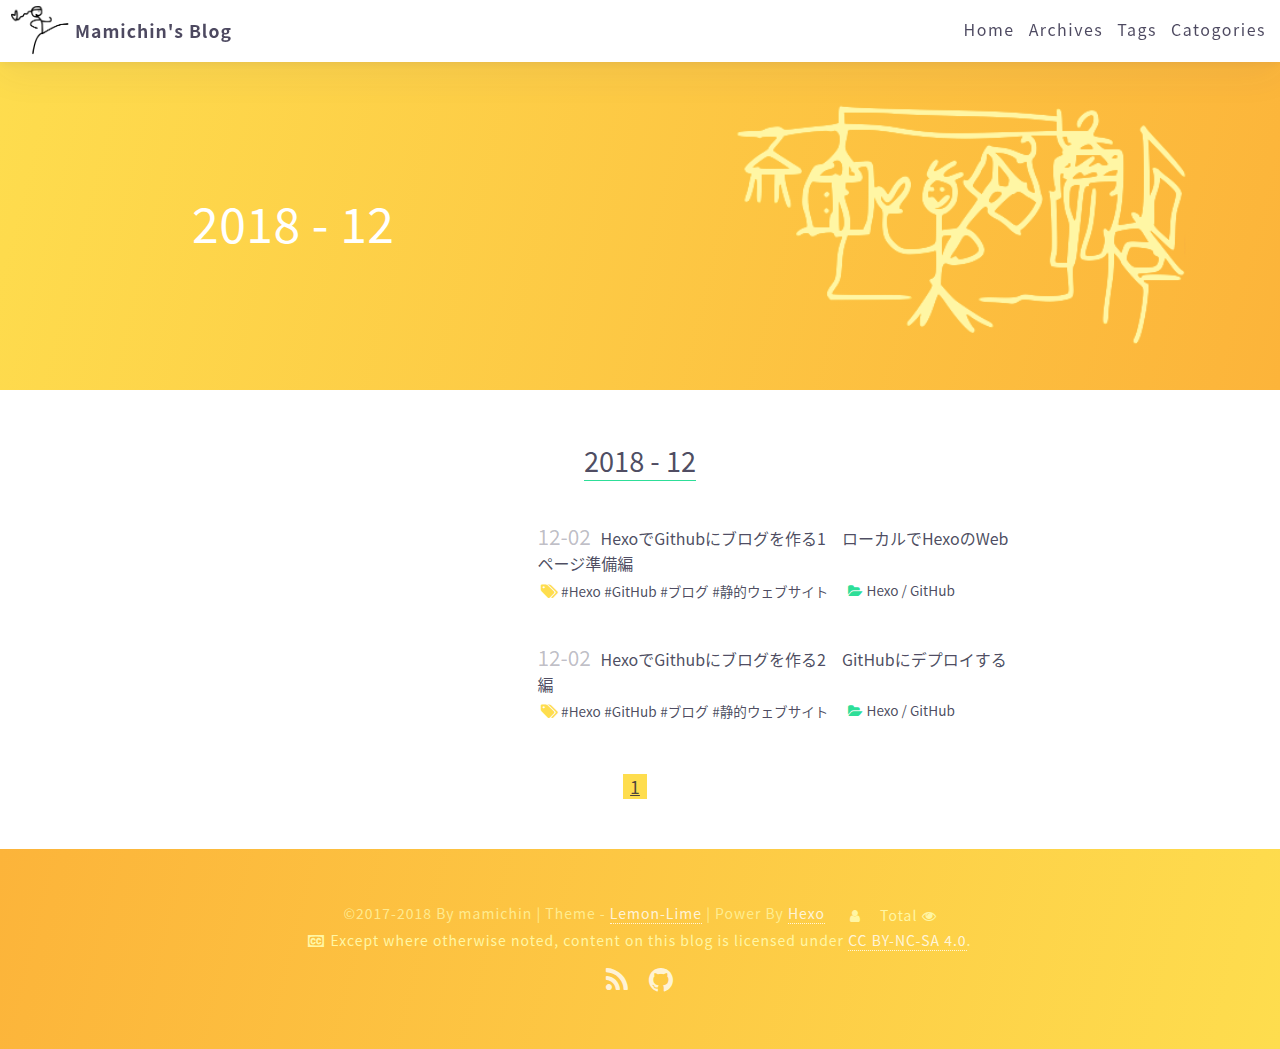
<file: archives/2018/12/index.html>
<!DOCTYPE html><head><meta name="generator" content="Hexo 3.8.0"><meta charset="utf-8"><meta http-equiv="X-UA-Compatible" content="IE=edge, chrome=1"><meta name="viewport" content="width=device-width, initial-scale=1"><meta name="description" content=""><meta name="author" content="mamichin"><meta name="keywords" content=""><meta name="copyright" content="copyright.liscense_type"><title>Archives</title><!-- HTML5 shim and Respond.js for IE8 support of HTML5 elements and media queries -->
<!--[if lt IE 9]><script src="https://cdn.bootcss.com/html5shiv/3.7.3/html5shiv.min.js"></script><script src="https://cdn.bootcss.com/respond/1.4.2/respond.min.js"></script><![endif]--><link rel="icon" href="/compass/imgs/favicon.ico"><link rel="stylesheet" href="/compass/stylesheets/font-awesome.min.css"><script>var algoliaConfig = {"on":false}</script><link rel="stylesheet" href="/compass/stylesheets/screen.css"></head><body><div id="body-inner-wrapper"><header id="page-header"><nav id="nav"><div id="site-name">Mamichin's Blog</div><i class="fa fa-bars fa-2x" id="nav-icon" aria-hidden="true"></i><div id="nav-expanded"><a class="nav-word-item" href="mamichin.blog/">Home</a><a class="nav-word-item" href="mamichin.blog/archives">Archives</a><a class="nav-word-item" href="mamichin.blog/tags">Tags</a><a class="nav-word-item" href="mamichin.blog/categories">Catogories</a></div><div id="nav-list"><ul><li><a class="nav-list-item" href="mamichin.blog/">Home</a></li><li><a class="nav-list-item" href="mamichin.blog/archives">Archives</a></li><li><a class="nav-list-item" href="mamichin.blog/tags">Tags</a></li><li><a class="nav-list-item" href="mamichin.blog/categories">Catogories</a></li></ul></div></nav><div id="banner-wrapper"><div id="banner-pagetype-dependent-info"><h1 id="post-title">2018 - 12</h1></div></div><a title="Back to Top"><i class="fa fa-arrow-up" id="to-Top" aria-hidden="true"></i></a></header><div class="post-group-item"><h2 class="post-group-title"><a href="mamichin.blog/archives/2018/12">2018 - 12</a></h2><div class="post-group-meta-wrapper"><section class="post-group-item-meta"><span class="post-group-item-date">12-02 </span><a href="mamichin.blog/2018/12/02/hexo1/">HexoでGithubにブログを作る1　ローカルでHexoのWebページ準備編</a><div class="post-group-item-tag-category"><div class="post-group-item-tags"><i class="fa fa-tags"></i> <a class="post-item-tag-link" href="mamichin.blog/tags/Hexo/">#Hexo</a>  <a class="post-item-tag-link" href="mamichin.blog/tags/GitHub/">#GitHub</a>  <a class="post-item-tag-link" href="mamichin.blog/tags/ブログ/">#ブログ</a>  <a class="post-item-tag-link" href="mamichin.blog/tags/静的ウェブサイト/">#静的ウェブサイト</a></div><div class="post-group-item-categories"><i class="fa fa-folder-open"></i>
 <a href="mamichin.blog/categories/Hexo/">Hexo</a> / <a href="mamichin.blog/categories/GitHub/">GitHub</a></div></div></section></div></div><div class="post-group-item"><div class="post-group-meta-wrapper"><section class="post-group-item-meta"><span class="post-group-item-date">12-02 </span><a href="mamichin.blog/2018/12/02/hexo2/">HexoでGithubにブログを作る2　GitHubにデプロイする編</a><div class="post-group-item-tag-category"><div class="post-group-item-tags"><i class="fa fa-tags"></i> <a class="post-item-tag-link" href="mamichin.blog/tags/Hexo/">#Hexo</a>  <a class="post-item-tag-link" href="mamichin.blog/tags/GitHub/">#GitHub</a>  <a class="post-item-tag-link" href="mamichin.blog/tags/ブログ/">#ブログ</a>  <a class="post-item-tag-link" href="mamichin.blog/tags/静的ウェブサイト/">#静的ウェブサイト</a></div><div class="post-group-item-categories"><i class="fa fa-folder-open"></i>
 <a href="mamichin.blog/categories/Hexo/">Hexo</a> / <a href="mamichin.blog/categories/GitHub/">GitHub</a></div></div></section></div></div><div id="pagination-wrapper"><div id="pagination"><span class="page-number current">1</span></div></div><footer id="page-footer"><div id="footer-wrapper"><div id="blog-meta">&copy;2017-2018 By mamichin | Theme - <a id="theme-name" href="https://github.com/huan555/lemon-lime"> Lemon-Lime</a> | Power By <a id="theme-powered-by" href="http://hexo.io"> Hexo</a></div><div id="viewed-record"><script async src="//dn-lbstatics.qbox.me/busuanzi/2.3/busuanzi.pure.mini.js"></script><span id="busuanzi_container_site_uv"><i class="fa fa-user" aria-hidden="true"></i> <span id="busuanzi_value_site_uv"></span></span><span id="busuanzi_container_site_pv">Total <i class="fa fa-eye" aria-hidden="true"></i> <span id="busuanzi_value_site_pv"></span></span></div><div id="copyright-wrapper"><i class="fa fa-cc" aria-hidden="true"></i><div id="copyright">Except where otherwise noted, content on this blog is licensed under <a rel="license" href="http://creativecommons.org/licenses/by-nc-sa/4.0/">CC BY-NC-SA 4.0</a>.</div></div><div id="contact-me"><div id="rss"><a href="mamichin.blog/atom.xml" type="application/atom+xml" rel="alternate" target="_blank"><i class="fa fa-rss" aria-hidden="true"></i></a></div><span id="github"><a href="https://github.com/yourUserName"><i class="fa fa-github" aria-hidden="true"></i></a></span></div></div></footer><script src="/compass/js/blog.js"></script></div></body>
</file>
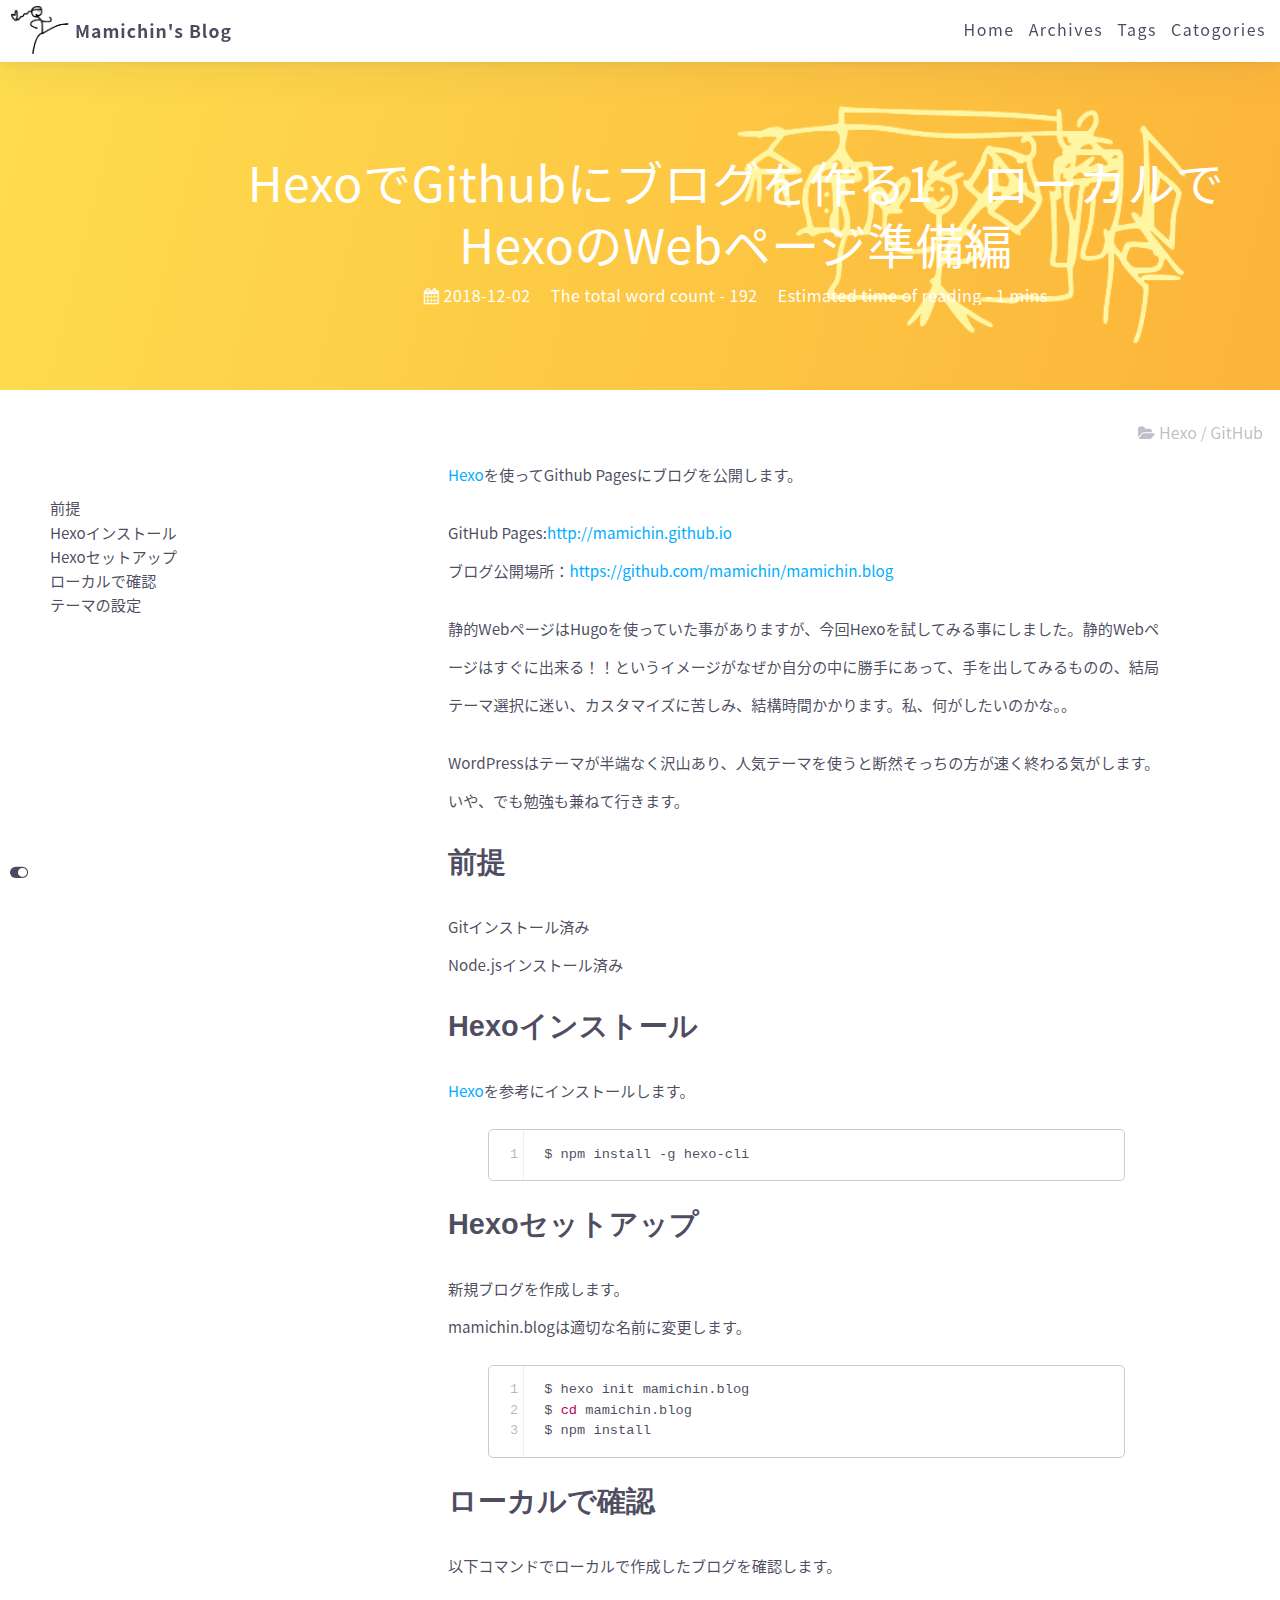
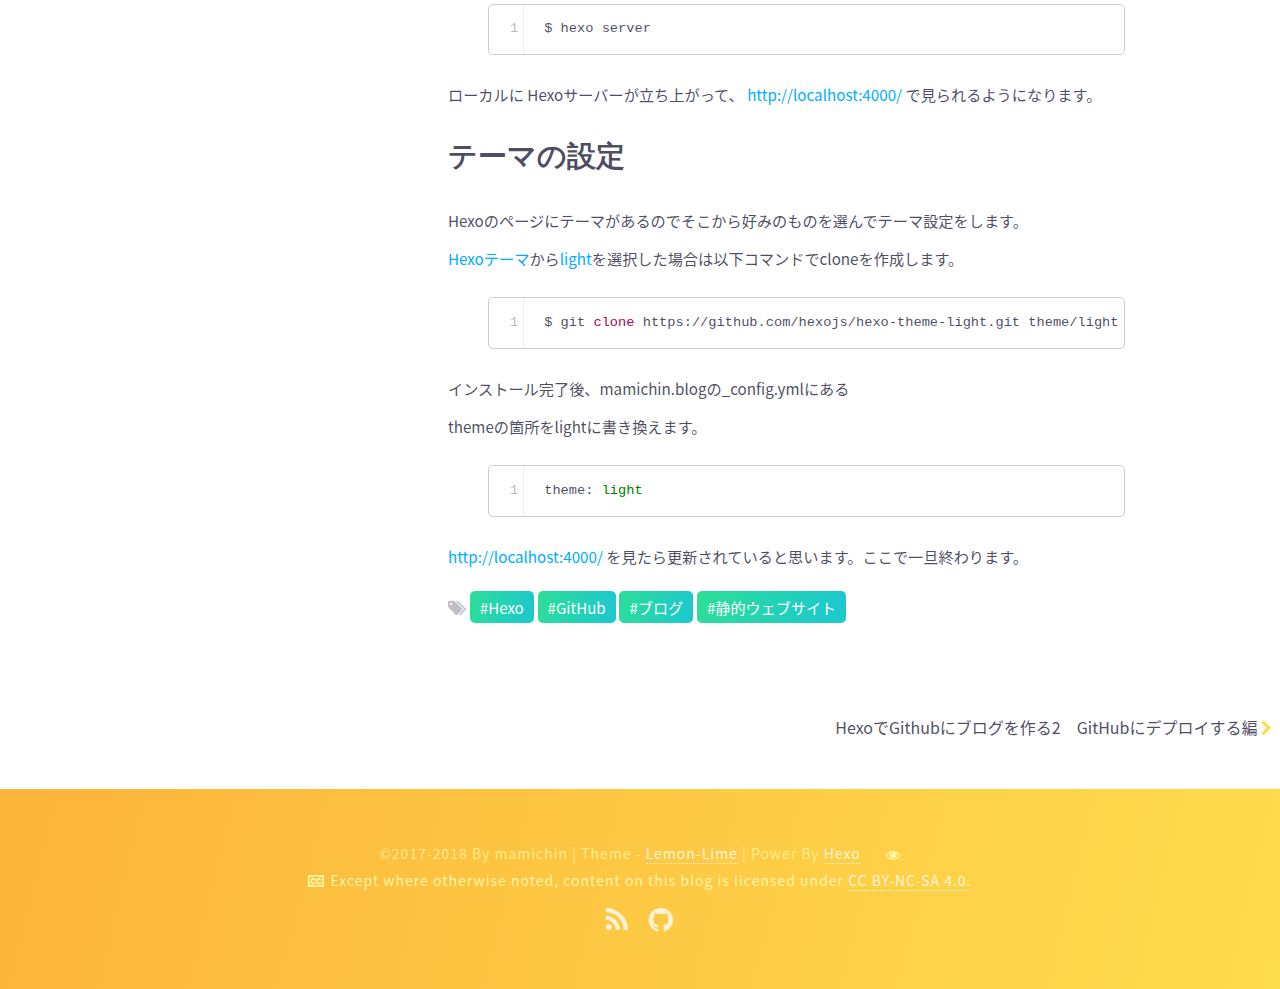
<file: 2018/12/02/hexo1/index.html>
<!DOCTYPE html><head><meta name="generator" content="Hexo 3.8.0"><meta charset="utf-8"><meta http-equiv="X-UA-Compatible" content="IE=edge, chrome=1"><meta name="viewport" content="width=device-width, initial-scale=1"><meta name="description" content="HexoでGithubにブログを作る1　ローカルでHexoのWebページ準備編"><meta name="author" content="mamichin"><meta name="keywords" content="Hexo,GitHub,ブログ,静的ウェブサイト"><meta name="copyright" content="copyright.liscense_type"><title>HexoでGithubにブログを作る1　ローカルでHexoのWebページ準備編</title><!-- HTML5 shim and Respond.js for IE8 support of HTML5 elements and media queries -->
<!--[if lt IE 9]><script src="https://cdn.bootcss.com/html5shiv/3.7.3/html5shiv.min.js"></script><script src="https://cdn.bootcss.com/respond/1.4.2/respond.min.js"></script><![endif]--><link rel="icon" href="/compass/imgs/favicon.ico"><link rel="stylesheet" href="/compass/stylesheets/font-awesome.min.css"><script>var algoliaConfig = {"on":false}</script><link rel="stylesheet" href="/compass/stylesheets/screen.css"></head><body><div id="body-inner-wrapper"><header id="page-header"><nav id="nav"><div id="site-name">Mamichin's Blog</div><i class="fa fa-bars fa-2x" id="nav-icon" aria-hidden="true"></i><div id="nav-expanded"><a class="nav-word-item" href="mamichin.blog/">Home</a><a class="nav-word-item" href="mamichin.blog/archives">Archives</a><a class="nav-word-item" href="mamichin.blog/tags">Tags</a><a class="nav-word-item" href="mamichin.blog/categories">Catogories</a></div><div id="nav-list"><ul><li><a class="nav-list-item" href="mamichin.blog/">Home</a></li><li><a class="nav-list-item" href="mamichin.blog/archives">Archives</a></li><li><a class="nav-list-item" href="mamichin.blog/tags">Tags</a></li><li><a class="nav-list-item" href="mamichin.blog/categories">Catogories</a></li></ul></div></nav><div id="banner-wrapper"><div id="banner-pagetype-dependent-info"><h1 id="post-title">HexoでGithubにブログを作る1　ローカルでHexoのWebページ準備編</h1><span id="post-description"><i class="fa fa-calendar" aria-hidden="true"></i> 2018-12-02</span><span id="word-count">The total word count - 192</span><span id="time-count">Estimated time of reading - 1 mins</span></div></div><a title="Back to Top"><i class="fa fa-arrow-up" id="to-Top" aria-hidden="true"></i></a><a title="Click to Toggle off"><i class="fa fa-toggle-on" id="toggle-on-Toc" aria-hidden="true"></i></a><a title="Click to Toggle on"><i class="fa fa-toggle-off" id="toggle-off-Toc" aria-hidden="true"></i></a></header><aside id="toc-column"><div id="toc-column-inner-wrapper"><div id="post-toc"><ol class="toc"><li class="toc-item toc-level-2"><a class="toc-link" href="#前提"><span class="toc-text">前提</span></a></li><li class="toc-item toc-level-2"><a class="toc-link" href="#Hexoインストール"><span class="toc-text">Hexoインストール</span></a></li><li class="toc-item toc-level-2"><a class="toc-link" href="#Hexoセットアップ"><span class="toc-text">Hexoセットアップ</span></a></li><li class="toc-item toc-level-2"><a class="toc-link" href="#ローカルで確認"><span class="toc-text">ローカルで確認</span></a></li><li class="toc-item toc-level-2"><a class="toc-link" href="#テーマの設定"><span class="toc-text">テーマの設定</span></a></li></ol></div></div></aside><main id="main-content-column"><div id="main-content-wrapper"><div id="post-full-content"><p><a href="https://hexo.io/" target="_blank" rel="noopener">Hexo</a>を使ってGithub Pagesにブログを公開します。</p>
<p>GitHub Pages:<a href="http://mamichin.github.io">http://mamichin.github.io</a><br>ブログ公開場所：<a href="https://github.com/mamichin/mamichin.blog" target="_blank" rel="noopener">https://github.com/mamichin/mamichin.blog</a></p>
<p>静的WebページはHugoを使っていた事がありますが、今回Hexoを試してみる事にしました。静的Webページはすぐに出来る！！というイメージがなぜか自分の中に勝手にあって、手を出してみるものの、結局テーマ選択に迷い、カスタマイズに苦しみ、結構時間かかります。私、何がしたいのかな。。</p>
<p>WordPressはテーマが半端なく沢山あり、人気テーマを使うと断然そっちの方が速く終わる気がします。いや、でも勉強も兼ねて行きます。</p>
<h2 id="前提"><a href="#前提" class="headerlink" title="前提"></a>前提</h2><p>Gitインストール済み<br>Node.jsインストール済み</p>
<h2 id="Hexoインストール"><a href="#Hexoインストール" class="headerlink" title="Hexoインストール"></a>Hexoインストール</h2><p><a href="https://hexo.io/docs/" target="_blank" rel="noopener">Hexo</a>を参考にインストールします。</p>
<figure class="highlight bash"><table><tr><td class="gutter"><pre><span class="line">1</span><br></pre></td><td class="code"><pre><span class="line">$ npm install -g hexo-cli</span><br></pre></td></tr></table></figure>
<h2 id="Hexoセットアップ"><a href="#Hexoセットアップ" class="headerlink" title="Hexoセットアップ"></a>Hexoセットアップ</h2><p>新規ブログを作成します。<br>mamichin.blogは適切な名前に変更します。<br><figure class="highlight bash"><table><tr><td class="gutter"><pre><span class="line">1</span><br><span class="line">2</span><br><span class="line">3</span><br></pre></td><td class="code"><pre><span class="line">$ hexo init mamichin.blog</span><br><span class="line">$ <span class="built_in">cd</span> mamichin.blog</span><br><span class="line">$ npm install</span><br></pre></td></tr></table></figure></p>
<h2 id="ローカルで確認"><a href="#ローカルで確認" class="headerlink" title="ローカルで確認"></a>ローカルで確認</h2><p>以下コマンドでローカルで作成したブログを確認します。<br><figure class="highlight bash"><table><tr><td class="gutter"><pre><span class="line">1</span><br></pre></td><td class="code"><pre><span class="line">$ hexo server</span><br></pre></td></tr></table></figure></p>
<p>ローカルに Hexoサーバーが立ち上がって、 <a href="http://localhost:4000/" target="_blank" rel="noopener">http://localhost:4000/</a> で見られるようになります。</p>
<h2 id="テーマの設定"><a href="#テーマの設定" class="headerlink" title="テーマの設定"></a>テーマの設定</h2><p>Hexoのページにテーマがあるのでそこから好みのものを選んでテーマ設定をします。<br><a href="https://hexo.io/themes/" target="_blank" rel="noopener">Hexoテーマ</a>から<a href="https://github.com/hexojs/hexo-theme-light" target="_blank" rel="noopener">light</a>を選択した場合は以下コマンドでcloneを作成します。</p>
<figure class="highlight bash"><table><tr><td class="gutter"><pre><span class="line">1</span><br></pre></td><td class="code"><pre><span class="line">$ git <span class="built_in">clone</span> https://github.com/hexojs/hexo-theme-light.git theme/light</span><br></pre></td></tr></table></figure>
<p>インストール完了後、mamichin.blogの_config.ymlにある<br>themeの箇所をlightに書き換えます。</p>
<figure class="highlight yml"><table><tr><td class="gutter"><pre><span class="line">1</span><br></pre></td><td class="code"><pre><span class="line"><span class="attr">theme:</span> <span class="string">light</span></span><br></pre></td></tr></table></figure>
<p><a href="http://localhost:4000/" target="_blank" rel="noopener">http://localhost:4000/</a> を見たら更新されていると思います。ここで一旦終わります。</p>
</div><div id="post-tags-container"><i class="fa fa-tags"></i> <a class="post-tag" href="mamichin.blog/tags/Hexo/">#Hexo</a>  <a class="post-tag" href="mamichin.blog/tags/GitHub/">#GitHub</a>  <a class="post-tag" href="mamichin.blog/tags/ブログ/">#ブログ</a>  <a class="post-tag" href="mamichin.blog/tags/静的ウェブサイト/">#静的ウェブサイト</a></div><div id="post-categories-container"><i class="fa fa-folder-open"></i>
 <a href="mamichin.blog/categories/Hexo/">Hexo</a> / <a href="mamichin.blog/categories/GitHub/">GitHub</a></div></div></main><div id="pagination-wrapper"><a id="page-next" href="mamichin.blog/2018/12/02/hexo2/">HexoでGithubにブログを作る2　GitHubにデプロイする編 <i class="fa fa-chevron-right"></i></a></div><footer id="page-footer"><div id="footer-wrapper"><div id="blog-meta">&copy;2017-2018 By mamichin | Theme - <a id="theme-name" href="https://github.com/huan555/lemon-lime"> Lemon-Lime</a> | Power By <a id="theme-powered-by" href="http://hexo.io"> Hexo</a></div><div id="viewed-record"><script async src="//dn-lbstatics.qbox.me/busuanzi/2.3/busuanzi.pure.mini.js"></script><span id="busuanzi_container_page_pv"><i class="fa fa-eye" aria-hidden="true"></i> <span id="busuanzi_value_page_pv"></span></span></div><div id="copyright-wrapper"><i class="fa fa-cc" aria-hidden="true"></i><div id="copyright">Except where otherwise noted, content on this blog is licensed under <a rel="license" href="http://creativecommons.org/licenses/by-nc-sa/4.0/">CC BY-NC-SA 4.0</a>.</div></div><div id="contact-me"><div id="rss"><a href="mamichin.blog/atom.xml" type="application/atom+xml" rel="alternate" target="_blank"><i class="fa fa-rss" aria-hidden="true"></i></a></div><span id="github"><a href="https://github.com/yourUserName"><i class="fa fa-github" aria-hidden="true"></i></a></span></div></div></footer><script src="/compass/js/blog.js"></script></div></body>
</file>
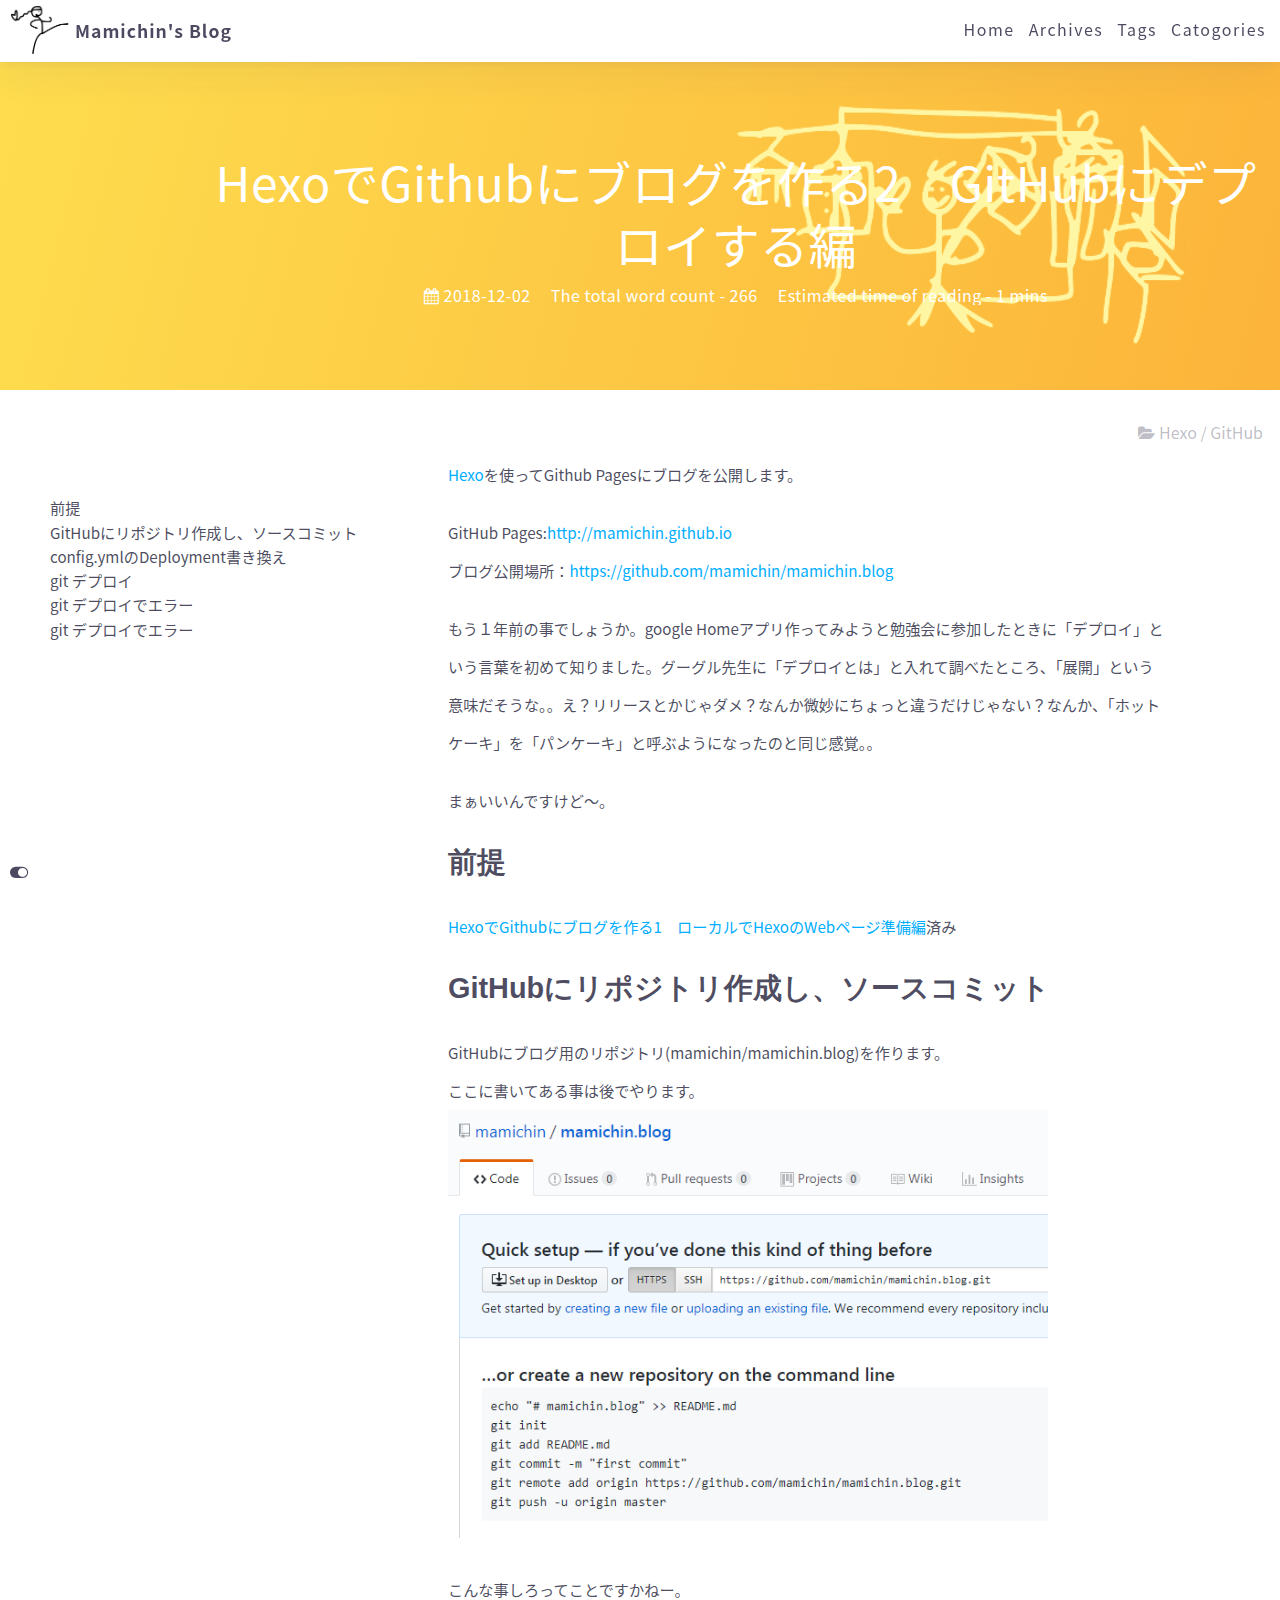
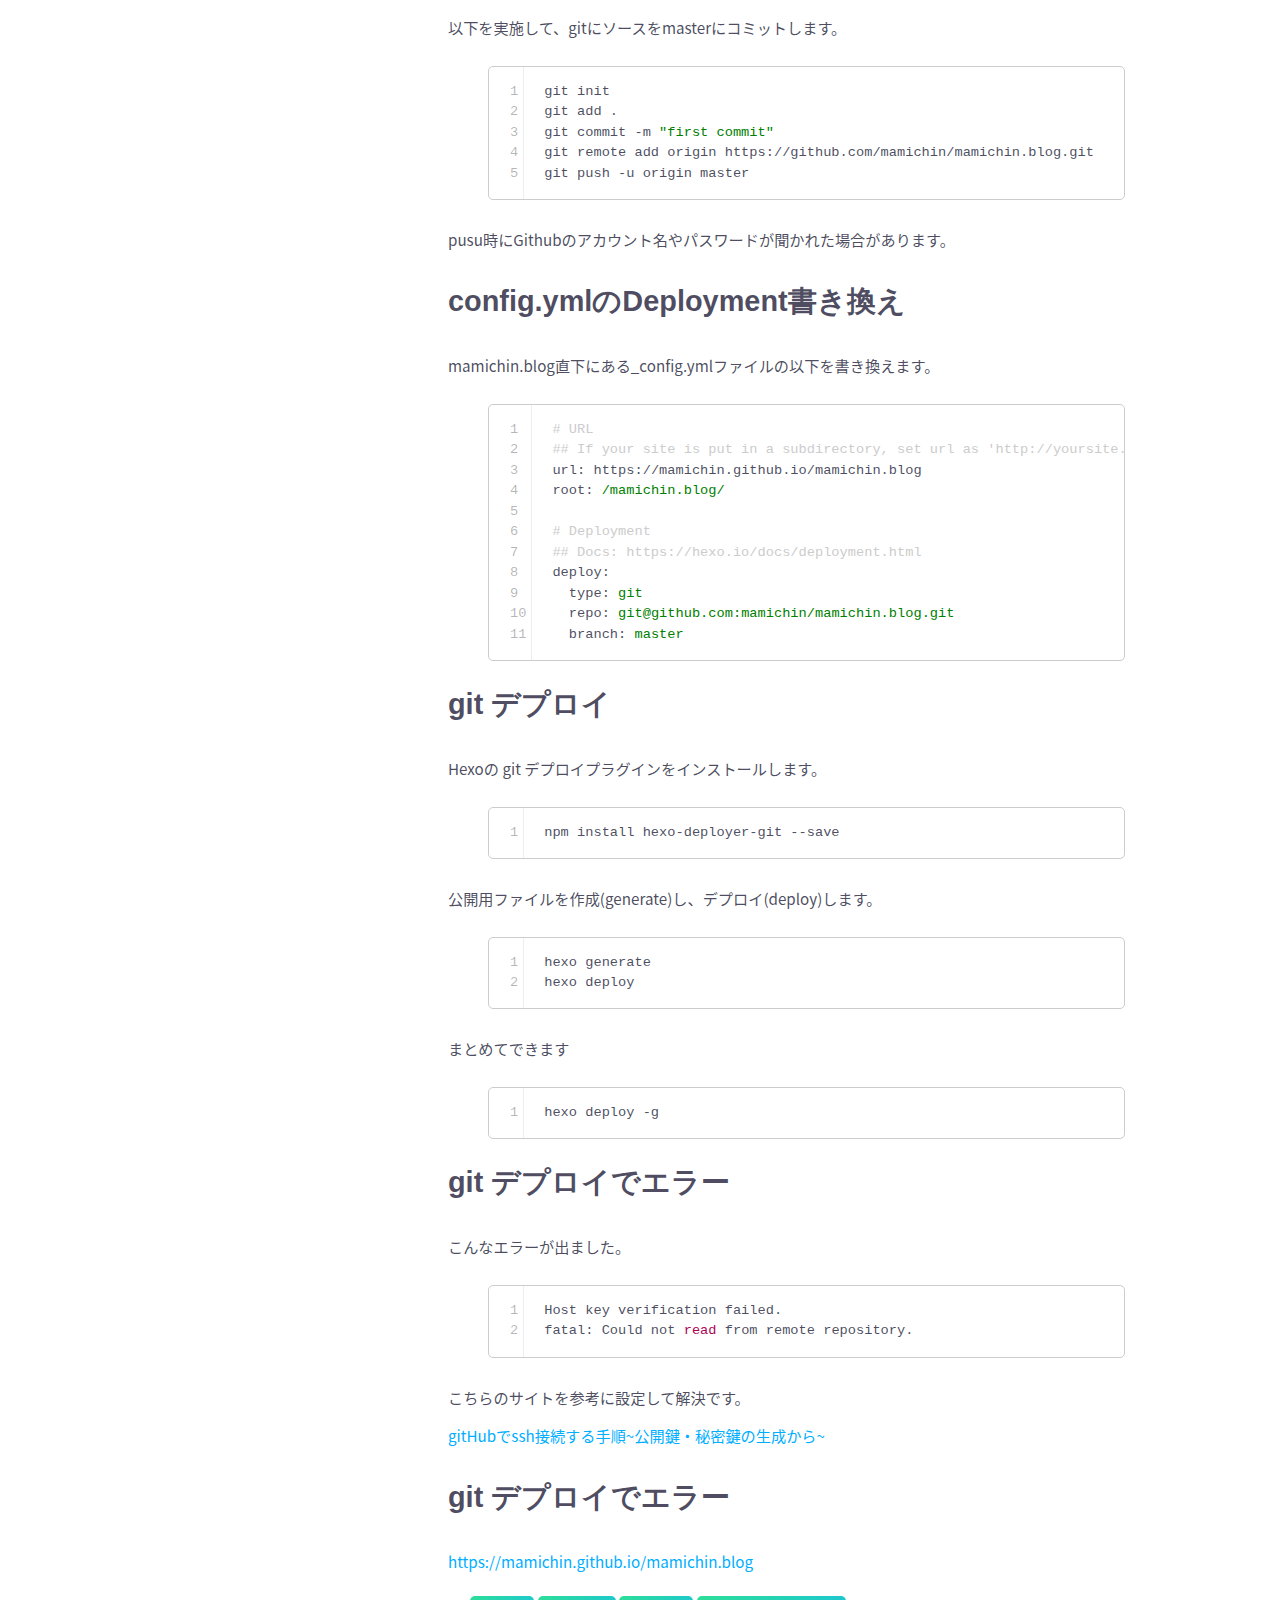
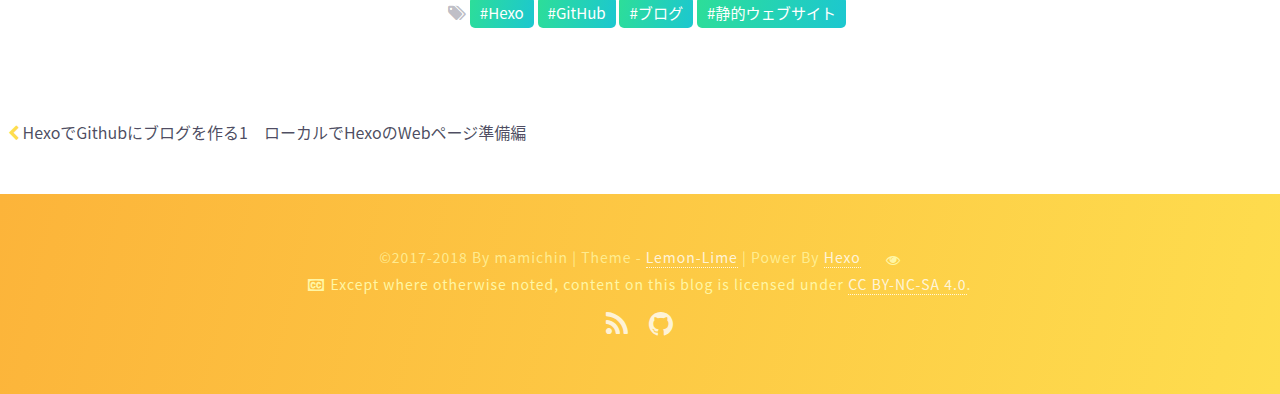
<file: 2018/12/02/hexo2/index.html>
<!DOCTYPE html><head><meta name="generator" content="Hexo 3.8.0"><meta charset="utf-8"><meta http-equiv="X-UA-Compatible" content="IE=edge, chrome=1"><meta name="viewport" content="width=device-width, initial-scale=1"><meta name="description" content="HexoでGithubにブログを作る2　GitHubにデプロイする編"><meta name="author" content="mamichin"><meta name="keywords" content="Hexo,GitHub,ブログ,静的ウェブサイト"><meta name="copyright" content="copyright.liscense_type"><title>HexoでGithubにブログを作る2　GitHubにデプロイする編</title><!-- HTML5 shim and Respond.js for IE8 support of HTML5 elements and media queries -->
<!--[if lt IE 9]><script src="https://cdn.bootcss.com/html5shiv/3.7.3/html5shiv.min.js"></script><script src="https://cdn.bootcss.com/respond/1.4.2/respond.min.js"></script><![endif]--><link rel="icon" href="/compass/imgs/favicon.ico"><link rel="stylesheet" href="/compass/stylesheets/font-awesome.min.css"><script>var algoliaConfig = {"on":false}</script><link rel="stylesheet" href="/compass/stylesheets/screen.css"></head><body><div id="body-inner-wrapper"><header id="page-header"><nav id="nav"><div id="site-name">Mamichin's Blog</div><i class="fa fa-bars fa-2x" id="nav-icon" aria-hidden="true"></i><div id="nav-expanded"><a class="nav-word-item" href="mamichin.blog/">Home</a><a class="nav-word-item" href="mamichin.blog/archives">Archives</a><a class="nav-word-item" href="mamichin.blog/tags">Tags</a><a class="nav-word-item" href="mamichin.blog/categories">Catogories</a></div><div id="nav-list"><ul><li><a class="nav-list-item" href="mamichin.blog/">Home</a></li><li><a class="nav-list-item" href="mamichin.blog/archives">Archives</a></li><li><a class="nav-list-item" href="mamichin.blog/tags">Tags</a></li><li><a class="nav-list-item" href="mamichin.blog/categories">Catogories</a></li></ul></div></nav><div id="banner-wrapper"><div id="banner-pagetype-dependent-info"><h1 id="post-title">HexoでGithubにブログを作る2　GitHubにデプロイする編</h1><span id="post-description"><i class="fa fa-calendar" aria-hidden="true"></i> 2018-12-02</span><span id="word-count">The total word count - 266</span><span id="time-count">Estimated time of reading - 1 mins</span></div></div><a title="Back to Top"><i class="fa fa-arrow-up" id="to-Top" aria-hidden="true"></i></a><a title="Click to Toggle off"><i class="fa fa-toggle-on" id="toggle-on-Toc" aria-hidden="true"></i></a><a title="Click to Toggle on"><i class="fa fa-toggle-off" id="toggle-off-Toc" aria-hidden="true"></i></a></header><aside id="toc-column"><div id="toc-column-inner-wrapper"><div id="post-toc"><ol class="toc"><li class="toc-item toc-level-2"><a class="toc-link" href="#前提"><span class="toc-text">前提</span></a></li><li class="toc-item toc-level-2"><a class="toc-link" href="#GitHubにリポジトリ作成し、ソースコミット"><span class="toc-text">GitHubにリポジトリ作成し、ソースコミット</span></a></li><li class="toc-item toc-level-2"><a class="toc-link" href="#config-ymlのDeployment書き換え"><span class="toc-text">config.ymlのDeployment書き換え</span></a></li><li class="toc-item toc-level-2"><a class="toc-link" href="#git-デプロイ"><span class="toc-text">git デプロイ</span></a></li><li class="toc-item toc-level-2"><a class="toc-link" href="#git-デプロイでエラー"><span class="toc-text">git デプロイでエラー</span></a></li><li class="toc-item toc-level-2"><a class="toc-link" href="#git-デプロイでエラー-1"><span class="toc-text">git デプロイでエラー</span></a></li></ol></div></div></aside><main id="main-content-column"><div id="main-content-wrapper"><div id="post-full-content"><p><a href="https://hexo.io/" target="_blank" rel="noopener">Hexo</a>を使ってGithub Pagesにブログを公開します。</p>
<p>GitHub Pages:<a href="http://mamichin.github.io">http://mamichin.github.io</a><br>ブログ公開場所：<a href="https://github.com/mamichin/mamichin.blog" target="_blank" rel="noopener">https://github.com/mamichin/mamichin.blog</a></p>
<p>もう１年前の事でしょうか。google Homeアプリ作ってみようと勉強会に参加したときに「デプロイ」という言葉を初めて知りました。グーグル先生に「デプロイとは」と入れて調べたところ、「展開」という意味だそうな。。え？リリースとかじゃダメ？なんか微妙にちょっと違うだけじゃない？なんか、「ホットケーキ」を「パンケーキ」と呼ぶようになったのと同じ感覚。。</p>
<p>まぁいいんですけど～。</p>
<h2 id="前提"><a href="#前提" class="headerlink" title="前提"></a>前提</h2><p><a href="https://hexo.io/docs/" target="_blank" rel="noopener">HexoでGithubにブログを作る1　ローカルでHexoのWebページ準備編</a>済み</p>
<h2 id="GitHubにリポジトリ作成し、ソースコミット"><a href="#GitHubにリポジトリ作成し、ソースコミット" class="headerlink" title="GitHubにリポジトリ作成し、ソースコミット"></a>GitHubにリポジトリ作成し、ソースコミット</h2><p>GitHubにブログ用のリポジトリ(mamichin/mamichin.blog)を作ります。<br>ここに書いてある事は後でやります。<br><img src="/images/hexo2.png" alt="mamichin/mamichin.blog"></p>
<p>こんな事しろってことですかねー。<br>以下を実施して、gitにソースをmasterにコミットします。<br><figure class="highlight bash"><table><tr><td class="gutter"><pre><span class="line">1</span><br><span class="line">2</span><br><span class="line">3</span><br><span class="line">4</span><br><span class="line">5</span><br></pre></td><td class="code"><pre><span class="line">git init</span><br><span class="line">git add .</span><br><span class="line">git commit -m <span class="string">"first commit"</span></span><br><span class="line">git remote add origin https://github.com/mamichin/mamichin.blog.git</span><br><span class="line">git push -u origin master</span><br></pre></td></tr></table></figure></p>
<p>pusu時にGithubのアカウント名やパスワードが聞かれた場合があります。</p>
<h2 id="config-ymlのDeployment書き換え"><a href="#config-ymlのDeployment書き換え" class="headerlink" title="config.ymlのDeployment書き換え"></a>config.ymlのDeployment書き換え</h2><p>mamichin.blog直下にある_config.ymlファイルの以下を書き換えます。<br><figure class="highlight yml"><table><tr><td class="gutter"><pre><span class="line">1</span><br><span class="line">2</span><br><span class="line">3</span><br><span class="line">4</span><br><span class="line">5</span><br><span class="line">6</span><br><span class="line">7</span><br><span class="line">8</span><br><span class="line">9</span><br><span class="line">10</span><br><span class="line">11</span><br></pre></td><td class="code"><pre><span class="line"><span class="comment"># URL</span></span><br><span class="line"><span class="comment">## If your site is put in a subdirectory, set url as 'http://yoursite.com/child' and root as '/child/'</span></span><br><span class="line"><span class="attr">url:</span> <span class="attr">https://mamichin.github.io/mamichin.blog</span></span><br><span class="line"><span class="attr">root:</span> <span class="string">/mamichin.blog/</span></span><br><span class="line"></span><br><span class="line"><span class="comment"># Deployment</span></span><br><span class="line"><span class="comment">## Docs: https://hexo.io/docs/deployment.html</span></span><br><span class="line"><span class="attr">deploy:</span></span><br><span class="line"><span class="attr">  type:</span> <span class="string">git</span></span><br><span class="line"><span class="attr">  repo:</span> <span class="string">git@github.com:mamichin/mamichin.blog.git</span></span><br><span class="line"><span class="attr">  branch:</span> <span class="string">master</span></span><br></pre></td></tr></table></figure></p>
<h2 id="git-デプロイ"><a href="#git-デプロイ" class="headerlink" title="git デプロイ"></a>git デプロイ</h2><p>Hexoの git デプロイプラグインをインストールします。<br><figure class="highlight bash"><table><tr><td class="gutter"><pre><span class="line">1</span><br></pre></td><td class="code"><pre><span class="line">npm install hexo-deployer-git --save</span><br></pre></td></tr></table></figure></p>
<p>公開用ファイルを作成(generate)し、デプロイ(deploy)します。<br><figure class="highlight bash"><table><tr><td class="gutter"><pre><span class="line">1</span><br><span class="line">2</span><br></pre></td><td class="code"><pre><span class="line">hexo generate</span><br><span class="line">hexo deploy</span><br></pre></td></tr></table></figure></p>
<p>まとめてできます<br><figure class="highlight bash"><table><tr><td class="gutter"><pre><span class="line">1</span><br></pre></td><td class="code"><pre><span class="line">hexo deploy -g</span><br></pre></td></tr></table></figure></p>
<h2 id="git-デプロイでエラー"><a href="#git-デプロイでエラー" class="headerlink" title="git デプロイでエラー"></a>git デプロイでエラー</h2><p>こんなエラーが出ました。<br><figure class="highlight bash"><table><tr><td class="gutter"><pre><span class="line">1</span><br><span class="line">2</span><br></pre></td><td class="code"><pre><span class="line">Host key verification failed.</span><br><span class="line">fatal: Could not <span class="built_in">read</span> from remote repository.</span><br></pre></td></tr></table></figure></p>
<p>こちらのサイトを参考に設定して解決です。<br><a href="https://qiita.com/shizuma/items/2b2f873a0034839e47ce" target="_blank" rel="noopener">gitHubでssh接続する手順~公開鍵・秘密鍵の生成から~</a></p>
<h2 id="git-デプロイでエラー-1"><a href="#git-デプロイでエラー-1" class="headerlink" title="git デプロイでエラー"></a>git デプロイでエラー</h2><p><a href="https://mamichin.github.io/mamichin.blog">https://mamichin.github.io/mamichin.blog</a></p>
</div><div id="post-tags-container"><i class="fa fa-tags"></i> <a class="post-tag" href="mamichin.blog/tags/Hexo/">#Hexo</a>  <a class="post-tag" href="mamichin.blog/tags/GitHub/">#GitHub</a>  <a class="post-tag" href="mamichin.blog/tags/ブログ/">#ブログ</a>  <a class="post-tag" href="mamichin.blog/tags/静的ウェブサイト/">#静的ウェブサイト</a></div><div id="post-categories-container"><i class="fa fa-folder-open"></i>
 <a href="mamichin.blog/categories/Hexo/">Hexo</a> / <a href="mamichin.blog/categories/GitHub/">GitHub</a></div></div></main><div id="pagination-wrapper"><a id="page-prev" href="mamichin.blog/2018/12/02/hexo1/"><i class="fa fa-chevron-left"></i> HexoでGithubにブログを作る1　ローカルでHexoのWebページ準備編</a></div><footer id="page-footer"><div id="footer-wrapper"><div id="blog-meta">&copy;2017-2018 By mamichin | Theme - <a id="theme-name" href="https://github.com/huan555/lemon-lime"> Lemon-Lime</a> | Power By <a id="theme-powered-by" href="http://hexo.io"> Hexo</a></div><div id="viewed-record"><script async src="//dn-lbstatics.qbox.me/busuanzi/2.3/busuanzi.pure.mini.js"></script><span id="busuanzi_container_page_pv"><i class="fa fa-eye" aria-hidden="true"></i> <span id="busuanzi_value_page_pv"></span></span></div><div id="copyright-wrapper"><i class="fa fa-cc" aria-hidden="true"></i><div id="copyright">Except where otherwise noted, content on this blog is licensed under <a rel="license" href="http://creativecommons.org/licenses/by-nc-sa/4.0/">CC BY-NC-SA 4.0</a>.</div></div><div id="contact-me"><div id="rss"><a href="mamichin.blog/atom.xml" type="application/atom+xml" rel="alternate" target="_blank"><i class="fa fa-rss" aria-hidden="true"></i></a></div><span id="github"><a href="https://github.com/yourUserName"><i class="fa fa-github" aria-hidden="true"></i></a></span></div></div></footer><script src="/compass/js/blog.js"></script></div></body>
</file>
<file: compass/stylesheets/screen.css>
@charset "UTF-8";
/* 引入css normalize 所有模块 */
/*! normalize.css v3.0.0 | MIT License | git.io/normalize */
/*! normalize.css v3.0.0 | HTML5 Display Definitions | MIT License | git.io/normalize */
/* line 9, ../../../../../../../../../Library/Ruby/Gems/2.0.0/gems/compass-normalize-1.5/stylesheets/normalize/_html5.scss */
article,
aside,
details,
figcaption,
figure,
footer,
header,
hgroup,
main,
nav,
section,
summary {
  display: block;
}

/* line 29, ../../../../../../../../../Library/Ruby/Gems/2.0.0/gems/compass-normalize-1.5/stylesheets/normalize/_html5.scss */
audio,
canvas,
progress,
video {
  display: inline-block;
  vertical-align: baseline;
}

/* line 40, ../../../../../../../../../Library/Ruby/Gems/2.0.0/gems/compass-normalize-1.5/stylesheets/normalize/_html5.scss */
audio:not([controls]) {
  display: none;
  height: 0;
}

/* line 47, ../../../../../../../../../Library/Ruby/Gems/2.0.0/gems/compass-normalize-1.5/stylesheets/normalize/_html5.scss */
[hidden],
template {
  display: none;
}

/*! normalize.css v3.0.0 | Base | MIT License | git.io/normalize */
/* line 11, ../../../../../../../../../Library/Ruby/Gems/2.0.0/gems/compass-normalize-1.5/stylesheets/normalize/_base.scss */
html {
  font-family: sans-serif;
  -webkit-text-size-adjust: 100%;
  -ms-text-size-adjust: 100%;
}

/* line 19, ../../../../../../../../../Library/Ruby/Gems/2.0.0/gems/compass-normalize-1.5/stylesheets/normalize/_base.scss */
body {
  margin: 0;
}

/*! normalize.css v3.0.0 | Links | MIT License | git.io/normalize */
/* line 9, ../../../../../../../../../Library/Ruby/Gems/2.0.0/gems/compass-normalize-1.5/stylesheets/normalize/_links.scss */
a {
  background: transparent;
}

/* line 15, ../../../../../../../../../Library/Ruby/Gems/2.0.0/gems/compass-normalize-1.5/stylesheets/normalize/_links.scss */
a:active,
a:hover {
  outline: 0;
}

/*! normalize.css v3.0.0 | Typography | MIT License | git.io/normalize */
/* line 9, ../../../../../../../../../Library/Ruby/Gems/2.0.0/gems/compass-normalize-1.5/stylesheets/normalize/_typography.scss */
abbr[title] {
  border-bottom: 1px dotted;
}

/* line 15, ../../../../../../../../../Library/Ruby/Gems/2.0.0/gems/compass-normalize-1.5/stylesheets/normalize/_typography.scss */
b,
strong {
  font-weight: bold;
}

/* line 22, ../../../../../../../../../Library/Ruby/Gems/2.0.0/gems/compass-normalize-1.5/stylesheets/normalize/_typography.scss */
dfn {
  font-style: italic;
}

/* line 29, ../../../../../../../../../Library/Ruby/Gems/2.0.0/gems/compass-normalize-1.5/stylesheets/normalize/_typography.scss */
h1 {
  font-size: 2em;
  margin: 0.67em 0;
}

/* line 36, ../../../../../../../../../Library/Ruby/Gems/2.0.0/gems/compass-normalize-1.5/stylesheets/normalize/_typography.scss */
mark {
  background: #ff0;
  color: #000;
}

/* line 43, ../../../../../../../../../Library/Ruby/Gems/2.0.0/gems/compass-normalize-1.5/stylesheets/normalize/_typography.scss */
small {
  font-size: 80%;
}

/* line 49, ../../../../../../../../../Library/Ruby/Gems/2.0.0/gems/compass-normalize-1.5/stylesheets/normalize/_typography.scss */
sub,
sup {
  font-size: 75%;
  line-height: 0;
  position: relative;
  vertical-align: baseline;
}

/* line 57, ../../../../../../../../../Library/Ruby/Gems/2.0.0/gems/compass-normalize-1.5/stylesheets/normalize/_typography.scss */
sup {
  top: -0.5em;
}

/* line 61, ../../../../../../../../../Library/Ruby/Gems/2.0.0/gems/compass-normalize-1.5/stylesheets/normalize/_typography.scss */
sub {
  bottom: -0.25em;
}

/*! normalize.css v3.0.0 | Embedded Content | MIT License | git.io/normalize */
/* line 9, ../../../../../../../../../Library/Ruby/Gems/2.0.0/gems/compass-normalize-1.5/stylesheets/normalize/_embeds.scss */
img {
  border: 0;
}

/* line 15, ../../../../../../../../../Library/Ruby/Gems/2.0.0/gems/compass-normalize-1.5/stylesheets/normalize/_embeds.scss */
svg:not(:root) {
  overflow: hidden;
}

/*! normalize.css v3.0.0 | Figures | MIT License | git.io/normalize */
/* line 9, ../../../../../../../../../Library/Ruby/Gems/2.0.0/gems/compass-normalize-1.5/stylesheets/normalize/_groups.scss */
figure {
  margin: 1em 40px;
}

/* line 15, ../../../../../../../../../Library/Ruby/Gems/2.0.0/gems/compass-normalize-1.5/stylesheets/normalize/_groups.scss */
hr {
  -moz-box-sizing: content-box;
  box-sizing: content-box;
  height: 0;
}

/* line 23, ../../../../../../../../../Library/Ruby/Gems/2.0.0/gems/compass-normalize-1.5/stylesheets/normalize/_groups.scss */
pre {
  overflow: auto;
}

/* line 29, ../../../../../../../../../Library/Ruby/Gems/2.0.0/gems/compass-normalize-1.5/stylesheets/normalize/_groups.scss */
code,
kbd,
pre,
samp {
  font-family: monospace, monospace;
  font-size: 1em;
}

/*! normalize.css v3.0.0 | Forms | MIT License | git.io/normalize */
/* line 15, ../../../../../../../../../Library/Ruby/Gems/2.0.0/gems/compass-normalize-1.5/stylesheets/normalize/_forms.scss */
button,
input,
optgroup,
select,
textarea {
  color: inherit;
  font: inherit;
  margin: 0;
}

/* line 27, ../../../../../../../../../Library/Ruby/Gems/2.0.0/gems/compass-normalize-1.5/stylesheets/normalize/_forms.scss */
button {
  overflow: visible;
}

/* line 36, ../../../../../../../../../Library/Ruby/Gems/2.0.0/gems/compass-normalize-1.5/stylesheets/normalize/_forms.scss */
button,
select {
  text-transform: none;
}

/* line 47, ../../../../../../../../../Library/Ruby/Gems/2.0.0/gems/compass-normalize-1.5/stylesheets/normalize/_forms.scss */
button,
html input[type="button"],
input[type="reset"],
input[type="submit"] {
  -webkit-appearance: button;
  cursor: pointer;
}

/* line 57, ../../../../../../../../../Library/Ruby/Gems/2.0.0/gems/compass-normalize-1.5/stylesheets/normalize/_forms.scss */
button[disabled],
html input[disabled] {
  cursor: default;
}

/* line 64, ../../../../../../../../../Library/Ruby/Gems/2.0.0/gems/compass-normalize-1.5/stylesheets/normalize/_forms.scss */
button::-moz-focus-inner,
input::-moz-focus-inner {
  border: 0;
  padding: 0;
}

/* line 73, ../../../../../../../../../Library/Ruby/Gems/2.0.0/gems/compass-normalize-1.5/stylesheets/normalize/_forms.scss */
input {
  line-height: normal;
}

/* line 83, ../../../../../../../../../Library/Ruby/Gems/2.0.0/gems/compass-normalize-1.5/stylesheets/normalize/_forms.scss */
input[type="checkbox"],
input[type="radio"] {
  box-sizing: border-box;
  padding: 0;
}

/* line 93, ../../../../../../../../../Library/Ruby/Gems/2.0.0/gems/compass-normalize-1.5/stylesheets/normalize/_forms.scss */
input[type="number"]::-webkit-inner-spin-button,
input[type="number"]::-webkit-outer-spin-button {
  height: auto;
}

/* line 102, ../../../../../../../../../Library/Ruby/Gems/2.0.0/gems/compass-normalize-1.5/stylesheets/normalize/_forms.scss */
input[type="search"] {
  -webkit-appearance: textfield;
  -moz-box-sizing: content-box;
  -webkit-box-sizing: content-box;
  box-sizing: content-box;
}

/* line 113, ../../../../../../../../../Library/Ruby/Gems/2.0.0/gems/compass-normalize-1.5/stylesheets/normalize/_forms.scss */
input[type="search"]::-webkit-search-cancel-button,
input[type="search"]::-webkit-search-decoration {
  -webkit-appearance: none;
}

/* line 120, ../../../../../../../../../Library/Ruby/Gems/2.0.0/gems/compass-normalize-1.5/stylesheets/normalize/_forms.scss */
fieldset {
  border: 1px solid #c0c0c0;
  margin: 0 2px;
  padding: 0.35em 0.625em 0.75em;
}

/* line 129, ../../../../../../../../../Library/Ruby/Gems/2.0.0/gems/compass-normalize-1.5/stylesheets/normalize/_forms.scss */
legend {
  border: 0;
  padding: 0;
}

/* line 136, ../../../../../../../../../Library/Ruby/Gems/2.0.0/gems/compass-normalize-1.5/stylesheets/normalize/_forms.scss */
textarea {
  overflow: auto;
}

/* line 143, ../../../../../../../../../Library/Ruby/Gems/2.0.0/gems/compass-normalize-1.5/stylesheets/normalize/_forms.scss */
optgroup {
  font-weight: bold;
}

/*! normalize.css v3.0.0 | Tables | MIT License | git.io/normalize */
/* line 9, ../../../../../../../../../Library/Ruby/Gems/2.0.0/gems/compass-normalize-1.5/stylesheets/normalize/_tables.scss */
table {
  border-collapse: collapse;
  border-spacing: 0;
}

/* line 14, ../../../../../../../../../Library/Ruby/Gems/2.0.0/gems/compass-normalize-1.5/stylesheets/normalize/_tables.scss */
td,
th {
  padding: 0;
}

/* 引入5大核心模块，直接调用CSS3同名mixin来写 */
/* line 1, ../sass/general/_genaral.scss */
html {
  height: 100%;
}

/* line 5, ../sass/general/_genaral.scss */
body {
  min-height: 100%;
  min-width: 440px;
  height: 100%;
  color: rgba(32, 28, 56, 0.8);
  /*font-family: "Open Sans", "Helvetica Neue", 'Lato','-apple-system', 'BlinkMacSystemFont', 'Segoe UI', 'Roboto', 'PingFang SC', 'Hiragino Sans GB', 'Microsoft YaHei', 'Helvetica Neue' ,Helvetica,Arial,sans-serif;*/
  font-family: -apple-system,BlinkMacSystemFont,"游ゴシック","Yu Gothic",YuGothic,"ヒラギノ角ゴ Pro W3","Hiragino Kaku Gothic ProN","Noto Sans Japanese","Noto Sans CJK JP","メイリオ",Meiryo,sans-serif;

}

/* line 13, ../sass/general/_genaral.scss */
#body-inner-wrapper {
  min-height: 100%;
}

/* line 17, ../sass/general/_genaral.scss */
a {
  text-decoration: none;
  color: rgba(32, 28, 56, 0.8);
}
/* line 20, ../sass/general/_genaral.scss */
a:hover {
  text-decoration: none;
  color: rgba(0, 0, 0, 0.5);
}

/* line 28, ../sass/general/_genaral.scss */
ul {
  padding: 0;
  margin: 0;
  list-style: none;
}

/* line 36, ../sass/general/_genaral.scss */
ol {
  list-style: none;
}

/* line 41, ../sass/general/_genaral.scss */
p {
  line-height: 2;
}

/* line 1, ../sass/layout/_nav.scss */
#nav {
  position: fixed;
  top: 0;
  left: 0;
  right: 0;
  -moz-box-sizing: border-box;
  -webkit-box-sizing: border-box;
  box-sizing: border-box;
  min-width: 440px;
  line-height: 1.8;
  text-align: left;
  color: rgba(32, 28, 56, 0.8);
  background-color: #fff;
  z-index: 10000;
  -moz-box-shadow: 0 10px 40px 0 rgba(62, 57, 107, 0.07), 0 2px 9px 0 rgba(62, 57, 107, 0.06);
  -webkit-box-shadow: 0 10px 40px 0 rgba(62, 57, 107, 0.07), 0 2px 9px 0 rgba(62, 57, 107, 0.06);
  box-shadow: 0 10px 40px 0 rgba(62, 57, 107, 0.07), 0 2px 9px 0 rgba(62, 57, 107, 0.06);
}
/* line 16, ../sass/layout/_nav.scss */
#nav-icon {
  font-weight: bold;
  color: rgba(32, 28, 56, 0.8);
}
@media screen and (max-width: 768px) {
  /* line 16, ../sass/layout/_nav.scss */
  #nav-icon {
    position: relative;
    float: right;
    margin-right: 15px;
    margin-top: 13px;
    margin-left: 10px;
  }
}
@media screen and (min-width: 769px) {
  /* line 16, ../sass/layout/_nav.scss */
  #nav-icon {
    display: none !important;
  }
}
/* line 31, ../sass/layout/_nav.scss */
#nav-icon:hover {
  color: black;
  cursor: pointer;
}

@media screen and (min-width: 769px) {
  /* line 38, ../sass/layout/_nav.scss */
  #nav-list {
    display: none !important;
  }
}
@media screen and (max-width: 768px) {
  /* line 38, ../sass/layout/_nav.scss */
  #nav-list {
    display: none;
    position: absolute;
    top: 60px;
    right: 8px;
    padding: 0;
    list-style: none;
    text-align: left;
    background-color: #fff;
    border: 2px solid rgba(62, 57, 107, 0.07);
    -moz-border-radius: 5px;
    -webkit-border-radius: 5px;
    border-radius: 5px;
    -moz-box-shadow: 5px 2px 5px 0 rgba(62, 57, 107, 0.07), -5px 2px 5px 0 rgba(62, 57, 107, 0.06);
    -webkit-box-shadow: 5px 2px 5px 0 rgba(62, 57, 107, 0.07), -5px 2px 5px 0 rgba(62, 57, 107, 0.06);
    box-shadow: 5px 2px 5px 0 rgba(62, 57, 107, 0.07), -5px 2px 5px 0 rgba(62, 57, 107, 0.06);
  }
}
/* line 62, ../sass/layout/_nav.scss */
a.nav-list-item {
  display: block;
  padding: 0 35px;
  font-size: .95em;
  line-height: 2.5;
  border-bottom: 1px solid #eee;
}
/* line 69, ../sass/layout/_nav.scss */
a.nav-list-item:hover {
  text-decoration: none;
}

/* line 79, ../sass/layout/_nav.scss */
#site-name {
  display: inline-block;
  vertical-align: middle;
  *vertical-align: auto;
  *zoom: 1;
  *display: inline;
  padding: 10px 0 10px 65px;
  margin: 5px 0 5px 10px;
  font-weight: bold;
  font-size: 1.1em;
  background-image: url("/compass/imgs/logo.png");
  background-repeat: no-repeat;
  letter-spacing: 1px;
  -moz-background-size: auto 50px;
  -o-background-size: auto 50px;
  -webkit-background-size: auto 50px;
  background-size: auto 50px;
}

/* line 93, ../sass/layout/_nav.scss */
#nav-expanded {
  margin-top: 3px;
  margin-right: 7px;
  letter-spacing: 1.5px;
}
@media screen and (max-width: 768px) {
  /* line 93, ../sass/layout/_nav.scss */
  #nav-expanded {
    display: none;
  }
}
@media screen and (min-width: 769px) {
  /* line 93, ../sass/layout/_nav.scss */
  #nav-expanded {
    display: block;
    float: right;
  }
}
/* line 107, ../sass/layout/_nav.scss */
.nav-word-item {
  display: inline-block;
  vertical-align: middle;
  *vertical-align: auto;
  *zoom: 1;
  *display: inline;
  padding: 7px;
  text-decoration: none;
  color: rgba(32, 28, 56, 0.8);
  margin: 5px 0;
}
/* line 114, ../sass/layout/_nav.scss */
.nav-word-item:hover {
  background-color: rgba(0, 0, 0, 0.05);
  text-decoration: none;
  cursor: pointer;
}

/* line 124, ../sass/layout/_nav.scss */
.fa-search {
  display: block;
  float: right;
  margin-top: 20px;
  margin-right: 10px;
}
/* line 129, ../sass/layout/_nav.scss */
.fa-search:hover {
  color: black;
  cursor: pointer;
}

/* line 3, ../sass/layout/_header.scss */
#page-header {
  padding-top: 60px;
  line-height: 330px;
  color: #fff;
  background: url('[data-uri]');
  background: -moz-linear-gradient(166deg, #fcb43a, #fedd4e);
  background: -webkit-linear-gradient(166deg, #fcb43a, #fedd4e);
  background: linear-gradient(284deg, #fcb43a, #fedd4e);
  text-align: left;
}
@media screen and (max-width: 700px) {
  /* line 3, ../sass/layout/_header.scss */
  #page-header {
    text-align: center;
  }
}
/* line 16, ../sass/layout/_header.scss */
#banner-wrapper {
  visibility: hidden;
  background-image: url("/compass/imgs/fHangingClothes.png");
  background-repeat: no-repeat;
  -moz-background-size: auto 250px;
  -o-background-size: auto 250px;
  -webkit-background-size: auto 250px;
  background-size: auto 250px;
}
@media screen and (min-width: 701px) and (max-width: 1200px) {
  /* line 16, ../sass/layout/_header.scss */
  #banner-wrapper {
    visibility: visible;
    background-position: 95% center;
  }
}
@media screen and (min-width: 1201px) {
  /* line 16, ../sass/layout/_header.scss */
  #banner-wrapper {
    visibility: visible;
    background-position: 90% center;
  }
}
/* line 33, ../sass/layout/_header.scss */
#banner-pagetype-dependent-info {
  visibility: visible;
  display: inline-block;
  vertical-align: middle;
  *vertical-align: auto;
  *zoom: 1;
  *display: inline;
  overflow: hidden;
  margin-left: 15%;
  vertical-align: middle;
  line-height: 1.3;
  text-align: center;
  letter-spacing: .5px;
}
@media screen and (max-width: 700px) {
  /* line 33, ../sass/layout/_header.scss */
  #banner-pagetype-dependent-info {
    margin-left: 0;
  }
}
/* line 51, ../sass/layout/_header.scss */
#post-title {
  margin: 0;
  margin-bottom: 10px;
  font-size: 3em;
  font-weight: normal;
}

/* line 58, ../sass/layout/_header.scss */
#post-description {
  margin-right: 20px;
}

/* line 62, ../sass/layout/_header.scss */
#word-count {
  margin-right: 20px;
}

/* line 80, ../sass/layout/_header.scss */
.fa-arrow-up {
  display: none;
  position: fixed;
  bottom: 20px;
  z-index: 10001;
  right: 20px;
  color: rgba(32, 28, 56, 0.8);
}
/* line 89, ../sass/layout/_header.scss */
.fa-arrow-up:hover {
  color: black;
  cursor: pointer;
}

/* line 103, ../sass/layout/_header.scss */
.fa-toggle-on, .fa-toggle-off {
  position: fixed;
  z-index: 10001;
  color: rgba(32, 28, 56, 0.8);
}
/* line 107, ../sass/layout/_header.scss */
.fa-toggle-on:hover, .fa-toggle-off:hover {
  color: black;
  cursor: pointer;
}

@media screen and (min-width: 769px) {
  /* line 113, ../sass/layout/_header.scss */
  .fa-toggle-on, .fa-toggle-off {
    bottom: 20px;
    left: 10px;
  }
}
@media screen and (max-width: 768px) {
  /* line 113, ../sass/layout/_header.scss */
  .fa-toggle-on, .fa-toggle-off {
    display: none !important;
  }
}

/* line 125, ../sass/layout/_header.scss */
.fa-toggle-off {
  display: none;
}

/* line 2, ../sass/layout/_article-excerpt.scss */
.each-post:nth-child(even) {
  background-color: #f9fafb;
}

/* line 5, ../sass/layout/_article-excerpt.scss */
.each-post {
  text-align: center;
}
/* line 7, ../sass/layout/_article-excerpt.scss */
.each-post .each-post-meta {
  display: inline-block;
  vertical-align: middle;
  *vertical-align: auto;
  *zoom: 1;
  *display: inline;
  padding: 80px 20px 5px 20px;
  border-bottom: 2px solid rgba(0, 0, 0, 0.07);
  font-size: 1.6em;
}
/* line 14, ../sass/layout/_article-excerpt.scss */
.each-post .each-post-meta:hover {
  border-bottom: 2px solid #2dde98;
}
/* line 19, ../sass/layout/_article-excerpt.scss */
.each-post .each-post-meta .each-post-date {
  padding-left: 20px;
  font-size: .5em;
}
/* line 26, ../sass/layout/_article-excerpt.scss */
.each-post .each-post-excerpt {
  max-width: 750px;
  margin: 16px auto;
  font-size: 1em;
  text-align: left;
}
@media screen and (max-width: 768px) {
  /* line 26, ../sass/layout/_article-excerpt.scss */
  .each-post .each-post-excerpt {
    padding-left: 10%;
    padding-right: 10%;
  }
}
/* line 36, ../sass/layout/_article-excerpt.scss */
.each-post .each-post-excerpt h1, .each-post .each-post-excerpt h2, .each-post .each-post-excerpt h3, .each-post .each-post-excerpt h4, .each-post .each-post-excerpt h5, .each-post .each-post-excerpt h6 {
  font-size: 1em;
}
/* line 43, ../sass/layout/_article-excerpt.scss */
a.read-more {
  display: inline-block;
  vertical-align: middle;
  *vertical-align: auto;
  *zoom: 1;
  *display: inline;
  padding: 8px 50px;
  margin-top: 20px;
  margin-bottom: 20px;
  background-image: url('[data-uri]');
  background-size: 100%;
  background-image: -moz-linear-gradient(166deg, #1cc7d0, #2dde98);
  background-image: -webkit-linear-gradient(166deg, #1cc7d0, #2dde98);
  background-image: linear-gradient(284deg, #1cc7d0, #2dde98);
  -moz-border-radius: 3px;
  -webkit-border-radius: 3px;
  border-radius: 3px;
  color: #fff;
  font-size: .9em;
  letter-spacing: .5px;
}
/* line 54, ../sass/layout/_article-excerpt.scss */
a.read-more:hover {
  -moz-box-shadow: 0 1px 10px rgba(0, 0, 0, 0.2), 0 2px 4px 0 rgba(0, 0, 0, 0.1);
  -webkit-box-shadow: 0 1px 10px rgba(0, 0, 0, 0.2), 0 2px 4px 0 rgba(0, 0, 0, 0.1);
  box-shadow: 0 1px 10px rgba(0, 0, 0, 0.2), 0 2px 4px 0 rgba(0, 0, 0, 0.1);
}

/* line 1, ../sass/layout/_footer.scss */
#page-footer {
  position: relative;
  bottom: 0px;
  width: 100%;
  margin-top: 40px;
  line-height: 200px;
  text-align: center;
  letter-spacing: 1px;
  color: #fff6a4;
  background: url('[data-uri]');
  background: -moz-linear-gradient(166deg, #fedd4e, #fcb43a);
  background: -webkit-linear-gradient(166deg, #fedd4e, #fcb43a);
  background: linear-gradient(284deg, #fedd4e, #fcb43a);
}
/* line 16, ../sass/layout/_footer.scss */
#footer-wrapper {
  display: inline-block;
  vertical-align: middle;
  *vertical-align: auto;
  *zoom: 1;
  *display: inline;
  font-size: 14px;
  line-height: 1.8;
  vertical-align: middle;
  color: #fff6a4;
}
/* line 24, ../sass/layout/_footer.scss */
#footer-wrapper #viewed-record {
  display: inline-block;
  vertical-align: middle;
  *vertical-align: auto;
  *zoom: 1;
  *display: inline;
  margin-left: 25px;
}
/* line 29, ../sass/layout/_footer.scss */
#busuanzi_container_site_pv {
  margin-left: 15px;
}
/* line 35, ../sass/layout/_footer.scss */
#footer-wrapper a {
  color: rgba(255, 255, 255, 0.8);
  border-bottom: 1px dotted;
}
/* line 38, ../sass/layout/_footer.scss */
#footer-wrapper a:hover {
  color: #fff;
}
/* line 44, ../sass/layout/_footer.scss */
#footer-wrapper #contact-me a {
  border-bottom: none;
}
/* line 49, ../sass/layout/_footer.scss */
#rss, #github, #email, #weibo, #facebook, #twitter {
  display: inline-block;
  vertical-align: middle;
  *vertical-align: auto;
  *zoom: 1;
  *display: inline;
  margin: 0 10px;
  font-size: 2em;
}
/* line 62, ../sass/layout/_footer.scss */
#blog-meta {
  display: inline;
  color: rgba(255, 246, 164, 0.8);
}

/* line 67, ../sass/layout/_footer.scss */
#copyright {
  display: inline;
  margin-left: 5px;
}

/* line 1, ../sass/layout/_post-two-cols.scss */
#body-inner-wrapper {
  position: relative;
}

/* line 5, ../sass/layout/_post-two-cols.scss */
#toc-column {
  font-size: .95em;
}
@media screen and (min-width: 769px) {
  /* line 5, ../sass/layout/_post-two-cols.scss */
  #toc-column {
    display: block;
    position: absolute;
    left: 0;
    top: 480px;
    overflow: auto;
    -moz-box-sizing: border-box;
    -webkit-box-sizing: border-box;
    box-sizing: border-box;
    width: 30%;
    z-index: 9999;
  }
}
@media screen and (max-width: 768px) {
  /* line 5, ../sass/layout/_post-two-cols.scss */
  #toc-column {
    display: none !important;
  }
}
/* line 26, ../sass/layout/_post-two-cols.scss */
#toc-column-inner-wrapper {
  line-height: 1.6;
}
/* line 31, ../sass/layout/_post-two-cols.scss */
.toc-text {
  padding-left: 10px;
}

/* line 40, ../sass/layout/_post-two-cols.scss */
.active .toc-text {
  color: #fedd4e;
}

/* line 44, ../sass/layout/_post-two-cols.scss */
.active {
  padding-left: 5px;
  border-left: 4px solid #1cc7d0;
}

@media screen and (min-width: 769px) {
  /* line 52, ../sass/layout/_post-two-cols.scss */
  #main-content-column {
    -moz-box-sizing: border-box;
    -webkit-box-sizing: border-box;
    box-sizing: border-box;
    margin-left: 28%;
    width: 70%;
    padding: 45px 7%;
  }
}
@media screen and (max-width: 768px) {
  /* line 52, ../sass/layout/_post-two-cols.scss */
  #main-content-column {
    width: 80% !important;
    padding: 45px 0;
    margin: 0 auto !important;
  }
}
/* line 69, ../sass/layout/_post-two-cols.scss */
#post-full-content {
  font-size: .95em;
}
/* line 72, ../sass/layout/_post-two-cols.scss */
#post-full-content h2, #post-full-content h3, #post-full-content h4, #post-full-content h5, #post-full-content h6 {
  font-weight: bold;
  font-family: 'PingFang SC',"Open Sans", "Helvetica Neue", sans-serif;
}
/* line 77, ../sass/layout/_post-two-cols.scss */
#post-full-content h2 {
  font-size: 1.9em;
}
/* line 81, ../sass/layout/_post-two-cols.scss */
#post-full-content h3 {
  font-size: 1.6em;
}
/* line 85, ../sass/layout/_post-two-cols.scss */
#post-full-content h4 {
  font-size: 1.4em;
}
/* line 89, ../sass/layout/_post-two-cols.scss */
#post-full-content h5 {
  font-size: 1.2em;
}
/* line 93, ../sass/layout/_post-two-cols.scss */
#post-full-content h6 {
  font-size: 1.1em;
}
/* line 97, ../sass/layout/_post-two-cols.scss */
#post-full-content ol {
  list-style-type: decimal;
  line-height: 2;
  padding-left: 40px;
}
/* line 103, ../sass/layout/_post-two-cols.scss */
#post-full-content ul {
  list-style-type: circle;
  line-height: 2;
  padding-left: 40px;
}
/* line 109, ../sass/layout/_post-two-cols.scss */
#post-full-content li {
  padding-left: 15px;
}
/* line 113, ../sass/layout/_post-two-cols.scss */
#post-full-content a, #post-full-content abbr, #post-full-content acronym {
  color: #00aeff;
}
/* line 117, ../sass/layout/_post-two-cols.scss */
#post-full-content sub, #post-full-content sup {
  color: #ccc;
}
/* line 121, ../sass/layout/_post-two-cols.scss */
#post-full-content em {
  padding: 0 10px;
  background-color: rgba(137, 149, 199, 0.2);
  -moz-border-radius: 4px;
  -webkit-border-radius: 4px;
  border-radius: 4px;
}
/* line 127, ../sass/layout/_post-two-cols.scss */
#post-full-content mark {
  padding: 0 10px;
  background-color: rgba(137, 149, 199, 0.2);
  -moz-border-radius: 4px;
  -webkit-border-radius: 4px;
  border-radius: 4px;
  color: #e7486b;
}
/* line 134, ../sass/layout/_post-two-cols.scss */
#post-full-content p {
  line-height: 2.5;
  margin: 20px 0;
}
/* line 139, ../sass/layout/_post-two-cols.scss */
#post-full-content img {
  width: 600px;
  height: auto;
}
/* line 144, ../sass/layout/_post-two-cols.scss */
#post-full-content video {
  width: 70%;
  height: auto;
}
/* line 148, ../sass/layout/_post-two-cols.scss */
#post-full-content iframe {
  width: 90%;
  height: auto;
}
/* line 153, ../sass/layout/_post-two-cols.scss */
#post-full-content blockquote p:before, #post-full-content blockquote p:after {
  display: inline;
  content: ' " ';
  font-weight: bold;
  color: #fcb43a;
}
/* line 160, ../sass/layout/_post-two-cols.scss */
#post-full-content dl {
  overflow: scroll;
  padding: 10px 20px;
  border: 1px solid #eee;
  line-height: 1.8;
}
/* line 168, ../sass/layout/_post-two-cols.scss */
#post-full-content dl dt {
  font-weight: bold;
}
/* line 172, ../sass/layout/_post-two-cols.scss */
#post-full-content dl dd {
  margin-left: 0;
}
/* line 177, ../sass/layout/_post-two-cols.scss */
#post-full-content table {
  overflow: auto;
}

/* line 182, ../sass/layout/_post-two-cols.scss */
#post-full-content > table, #post-full-content > table td, #post-full-content > table th {
  border-collapse: collapse;
  border: 2px solid rgba(32, 28, 56, 0.8);
}

/* line 187, ../sass/layout/_post-two-cols.scss */
#post-full-content > table {
  width: 100%;
  overflow: auto;
}

/* line 192, ../sass/layout/_post-two-cols.scss */
#post-full-content > table td, #post-full-content > table th {
  padding: 6px 10px;
}

/* line 2, ../sass/layout/_post-tags-categories.scss */
#post-tags-container {
  font-size: 1.05em;
  line-height: 1.5;
}

/* line 6, ../sass/layout/_post-tags-categories.scss */
#post-categories-container i, #post-tags-container i {
  color: rgba(32, 28, 56, 0.3);
}

/* line 11, ../sass/layout/_post-tags-categories.scss */
#post-categories-container {
  position: absolute;
  top: 420px;
  right: 17px;
  color: rgba(32, 28, 56, 0.3);
}
/* line 16, ../sass/layout/_post-tags-categories.scss */
#post-categories-container a {
  color: rgba(32, 28, 56, 0.3);
}

/* line 22, ../sass/layout/_post-tags-categories.scss */
a.post-tag {
  padding: 5px 10px;
  background-image: url('[data-uri]');
  background-size: 100%;
  background-image: -moz-linear-gradient(166deg, #1cc7d0, #2dde98);
  background-image: -webkit-linear-gradient(166deg, #1cc7d0, #2dde98);
  background-image: linear-gradient(284deg, #1cc7d0, #2dde98);
  -moz-border-radius: 5px;
  -webkit-border-radius: 5px;
  border-radius: 5px;
  color: #fff;
  font-size: .9em;
}

/* line 1, ../sass/layout/_archive.scss */
#archive-tag-category-title {
  text-align: center;
}

/* line 5, ../sass/layout/_archive.scss */
.post-group-item {
  margin: 0px auto;
  max-width: 750px;
  padding-right: 30px;
  padding-left: 30px;
  text-align: center;
}
/* line 12, ../sass/layout/_archive.scss */
.post-group-item h2.post-group-title {
  display: inline-block;
  vertical-align: middle;
  *vertical-align: auto;
  *zoom: 1;
  *display: inline;
  margin-top: 50px;
  margin-bottom: 0px;
  border-bottom: 1px solid #2dde98;
  font-size: 1.7em;
  font-weight: normal;
}
/* line 21, ../sass/layout/_archive.scss */
.post-group-item h2.post-group-title a:hover {
  color: black;
}
/* line 28, ../sass/layout/_archive.scss */
.post-group-meta-wrapper {
  text-align: left;
}
/* line 31, ../sass/layout/_archive.scss */
section.post-group-item-meta {
  margin-top: 40px;
  margin-bottom: 0px;
  margin-left: 35%;
  padding-left: 10px;
  -moz-transition: border-left 0.5s, margin-left 0.5s;
  -o-transition: border-left 0.5s, margin-left 0.5s;
  -webkit-transition: border-left 0.5s, margin-left 0.5s;
  transition: border-left 0.5s, margin-left 0.5s;
}
/* line 38, ../sass/layout/_archive.scss */
section.post-group-item-meta:hover {
  margin-left: 30%;
  border-left: 4px solid #2dde98;
}

/* line 44, ../sass/layout/_archive.scss */
.post-group-item-tags {
  display: inline-block;
  vertical-align: middle;
  *vertical-align: auto;
  *zoom: 1;
  *display: inline;
  padding-left: 3px;
  padding-right: 20px;
}
/* line 49, ../sass/layout/_archive.scss */
.post-group-item-tags i {
  color: #fedd4e;
}

/* line 54, ../sass/layout/_archive.scss */
.post-item-tag-link {
  font-size: .85em;
}

/* line 58, ../sass/layout/_archive.scss */
.post-group-item-categories {
  display: inline-block;
  vertical-align: middle;
  *vertical-align: auto;
  *zoom: 1;
  *display: inline;
  font-size: .85em;
}
/* line 62, ../sass/layout/_archive.scss */
.post-group-item-categories i {
  color: #2dde98;
}

/* line 66, ../sass/layout/_archive.scss */
span.post-group-item-date {
  color: rgba(32, 28, 56, 0.3);
  font-size: 1.3em;
  padding-right: 5px;
}

/* line 1, ../sass/layout/_page-tags-categories.scss */
#tag-cloud-container, #categories-list-container {
  margin: 100px auto;
  width: 70%;
  text-align: center;
}

/* line 7, ../sass/layout/_page-tags-categories.scss */
#tag-cloud a {
  display: inline-block;
  vertical-align: middle;
  *vertical-align: auto;
  *zoom: 1;
  *display: inline;
  padding: 10px;
  border-bottom: 2px solid transparent;
  -moz-transition: border-bottom 1s;
  -o-transition: border-bottom 1s;
  -webkit-transition: border-bottom 1s;
  transition: border-bottom 1s;
}
/* line 13, ../sass/layout/_page-tags-categories.scss */
#tag-cloud a:hover {
  border-bottom: 2px solid;
}

/* line 20, ../sass/layout/_page-tags-categories.scss */
.category-list {
  display: inline-block;
  vertical-align: middle;
  *vertical-align: auto;
  *zoom: 1;
  *display: inline;
  font-size: 1.4em;
}
/* line 24, ../sass/layout/_page-tags-categories.scss */
.category-list ul {
  padding-left: 20px;
}
/* line 28, ../sass/layout/_page-tags-categories.scss */
.category-list a {
  line-height: 1.5;
  padding-left: 20px;
  padding-right: 20px;
  border-left: 4px solid #1cc7d0;
}
/* line 34, ../sass/layout/_page-tags-categories.scss */
.category-list a:hover {
  text-decoration: none;
  background-color: #eee;
}

/* line 43, ../sass/layout/_page-tags-categories.scss */
.category-list-count {
  display: inline-block;
  vertical-align: middle;
  *vertical-align: auto;
  *zoom: 1;
  *display: inline;
  width: 25px;
  height: 25px;
  margin-left: 10px;
  color: #fff;
  background-image: url('[data-uri]');
  background-size: 100%;
  background-image: -moz-linear-gradient(166deg, #1cc7d0, #2dde98);
  background-image: -webkit-linear-gradient(166deg, #1cc7d0, #2dde98);
  background-image: linear-gradient(284deg, #1cc7d0, #2dde98);
  -moz-border-radius: 50%;
  -webkit-border-radius: 50%;
  border-radius: 50%;
}

/* line 1, ../sass/layout/_pagination.scss */
#pagination-wrapper {
  overflow: hidden;
  padding-bottom: 10px;
  margin-top: 50px;
  text-align: center;
  color: rgba(32, 28, 56, 0.8);
}
/* line 10, ../sass/layout/_pagination.scss */
#pagination {
  display: inline-block;
  vertical-align: middle;
  *vertical-align: auto;
  *zoom: 1;
  *display: inline;
  font-size: 1.1em;
}
/* line 16, ../sass/layout/_pagination.scss */
#pagination .page-number {
  text-decoration: underline;
  padding: 0 7px;
  margin-right: 10px;
}
/* line 23, ../sass/layout/_pagination.scss */
#pagination .current {
  background-color: #fedd4e;
}

/* line 28, ../sass/layout/_pagination.scss */
#page-prev {
  float: left;
  margin-left: 8px;
}
/* line 31, ../sass/layout/_pagination.scss */
#page-prev i {
  color: #fedd4e;
}

/* line 36, ../sass/layout/_pagination.scss */
#page-next {
  float: right;
  margin-right: 8px;
}
/* line 40, ../sass/layout/_pagination.scss */
#page-next i {
  color: #fedd4e;
}

/* line 4, ../sass/layout/_default-highlight.scss */
.highlight {
  overflow: scroll;
  -moz-border-radius: 5px;
  -webkit-border-radius: 5px;
  border-radius: 5px;
  border: 1px solid #ccc;
  font-family: times, sans-serif;
  font-size: .9em;
  font-weight: normal;
  line-height: 1.5;
}

/* line 17, ../sass/layout/_default-highlight.scss */
figcaption {
  border-bottom: 1px solid #eee;
  font-family: times, sans-serif;
  line-height: 2;
  letter-spacing: .5px;
}
/* line 22, ../sass/layout/_default-highlight.scss */
figcaption span, figcaption a {
  padding: 0px 10px;
}

/* line 31, ../sass/layout/_default-highlight.scss */
figure .gutter {
  color: rgba(0, 0, 0, 0.3);
  padding-right: 5px;
  padding-left: 20px;
  border: 1px solid transparent;
  border-right: 1px solid #eee;
}

/* line 40, ../sass/layout/_default-highlight.scss */
figure table {
  border: 1px solid transparent;
}

/* line 45, ../sass/layout/_default-highlight.scss */
figure .code {
  color: rgba(32, 28, 56, 0.8);
  padding-left: 20px;
  border: 1px solid transparent;
  font-family: times, sans-serif;
}

/* line 52, ../sass/layout/_default-highlight.scss */
span.marked {
  background-color: rgba(137, 149, 199, 0.2);
}

/* line 57, ../sass/layout/_default-highlight.scss */
span.string {
  color: green;
}

/* line 62, ../sass/layout/_default-highlight.scss */
span.number {
  color: #8768e3;
  font-weight: bold;
}

/* line 68, ../sass/layout/_default-highlight.scss */
span.keyword, span.built_in {
  color: #af0254;
}

/* line 72, ../sass/layout/_default-highlight.scss */
span.comment {
  color: #ccc;
}

/* line 76, ../sass/layout/_default-highlight.scss */
span.function {
  color: orange;
}

/* line 81, ../sass/layout/_default-highlight.scss */
span.params {
  color: #0476a9;
}

/* line 84, ../sass/layout/_default-highlight.scss */
span.literal {
  color: #fcb43a;
}

/* line 88, ../sass/layout/_default-highlight.scss */
.highlight.line.marked {
  color: red;
}

/* line 2, ../sass/layout/_algolia.scss */
#algolia-wrapper {
  display: none;
  position: relative;
  float: right;
  -moz-box-sizing: border-box;
  -webkit-box-sizing: border-box;
  box-sizing: border-box;
  margin-right: 0px;
  margin-top: 13px;
  font-size: 1em;
  line-height: 2;
  color: rgba(32, 28, 56, 0.8);
}
@media screen and (min-width: 769px) {
  /* line 2, ../sass/layout/_algolia.scss */
  #algolia-wrapper {
    width: 180px;
  }
}
@media screen and (max-width: 768px) {
  /* line 2, ../sass/layout/_algolia.scss */
  #algolia-wrapper {
    width: 170px;
  }
}
/* line 25, ../sass/layout/_algolia.scss */
.ais-search-box--input {
  -moz-box-sizing: border-box;
  -webkit-box-sizing: border-box;
  box-sizing: border-box;
  padding: 5px 20px 5px 25px;
  background-color: rgba(62, 57, 107, 0.1);
  border: 1px solid transparent;
  -moz-border-radius: 3px;
  -webkit-border-radius: 3px;
  border-radius: 3px;
  outline: none;
}

/* line 36, ../sass/layout/_algolia.scss */
.ais-search-box--magnifier-wrapper {
  position: absolute;
  top: 5px;
  left: 0px;
}

/* line 42, ../sass/layout/_algolia.scss */
.ais-search-box--reset-wrapper {
  display: block !important;
}

/* line 46, ../sass/layout/_algolia.scss */
.ais-search-box--reset {
  top: 10px;
  right: 10px;
  outline: none;
}

/* line 58, ../sass/layout/_algolia.scss */
#algolia-hits-wrapper {
  display: none;
  position: absolute;
  top: 45px;
  font-size: 1.1em;
  background-color: #f9fafb;
  color: rgba(32, 28, 56, 0.8);
  text-align: left;
  -moz-border-radius: 5px;
  -webkit-border-radius: 5px;
  border-radius: 5px;
  -moz-box-shadow: 0 10px 40px 0 rgba(62, 57, 107, 0.07), 0 2px 9px 0 rgba(62, 57, 107, 0.06);
  -webkit-box-shadow: 0 10px 40px 0 rgba(62, 57, 107, 0.07), 0 2px 9px 0 rgba(62, 57, 107, 0.06);
  box-shadow: 0 10px 40px 0 rgba(62, 57, 107, 0.07), 0 2px 9px 0 rgba(62, 57, 107, 0.06);
}
@media screen and (min-width: 769px) {
  /* line 58, ../sass/layout/_algolia.scss */
  #algolia-hits-wrapper {
    left: -180px;
    width: 510px;
  }
}
@media screen and (max-width: 768px) {
  /* line 58, ../sass/layout/_algolia.scss */
  #algolia-hits-wrapper {
    right: -10px;
    width: 250%;
  }
}
/* line 83, ../sass/layout/_algolia.scss */
#algolia-hits-wrapper em {
  background-color: #fedd4e;
  font-style: normal;
}
/* line 89, ../sass/layout/_algolia.scss */
#brief {
  padding-top: 20px;
  font-size: .7em;
  text-align: center;
}
/* line 94, ../sass/layout/_algolia.scss */
#brief .fa.fa-commenting {
  padding-right: 5px;
  color: #1cc7d0;
}

/* line 101, ../sass/layout/_algolia.scss */
.relatedTitles {
  display: inline-block;
  vertical-align: middle;
  *vertical-align: auto;
  *zoom: 1;
  *display: inline;
  padding: 0 20px;
  border-left: 4px solid transparent;
}
/* line 106, ../sass/layout/_algolia.scss */
.relatedTitles:hover {
  border-left: 4px solid #fedd4e;
  font-weight: bold;
}

/* line 111, ../sass/layout/_algolia.scss */
.ais-hits--item:nth-child(even) {
  background-color: #fff;
}

/* line 115, ../sass/layout/_algolia.scss */
.ais-hits__empty {
  padding: 3px 20px;
  text-align: center;
}

/* line 120, ../sass/layout/_algolia.scss */
#algolia-pagination {
  text-align: center;
}
/* line 125, ../sass/layout/_algolia.scss */
.ais-pagination--item__page .ais-pagination--link {
  padding: 0 5px;
}

/* line 128, ../sass/layout/_algolia.scss */
.ais-pagination--item__active a {
  background-color: #fedd4e;
}
</file>
